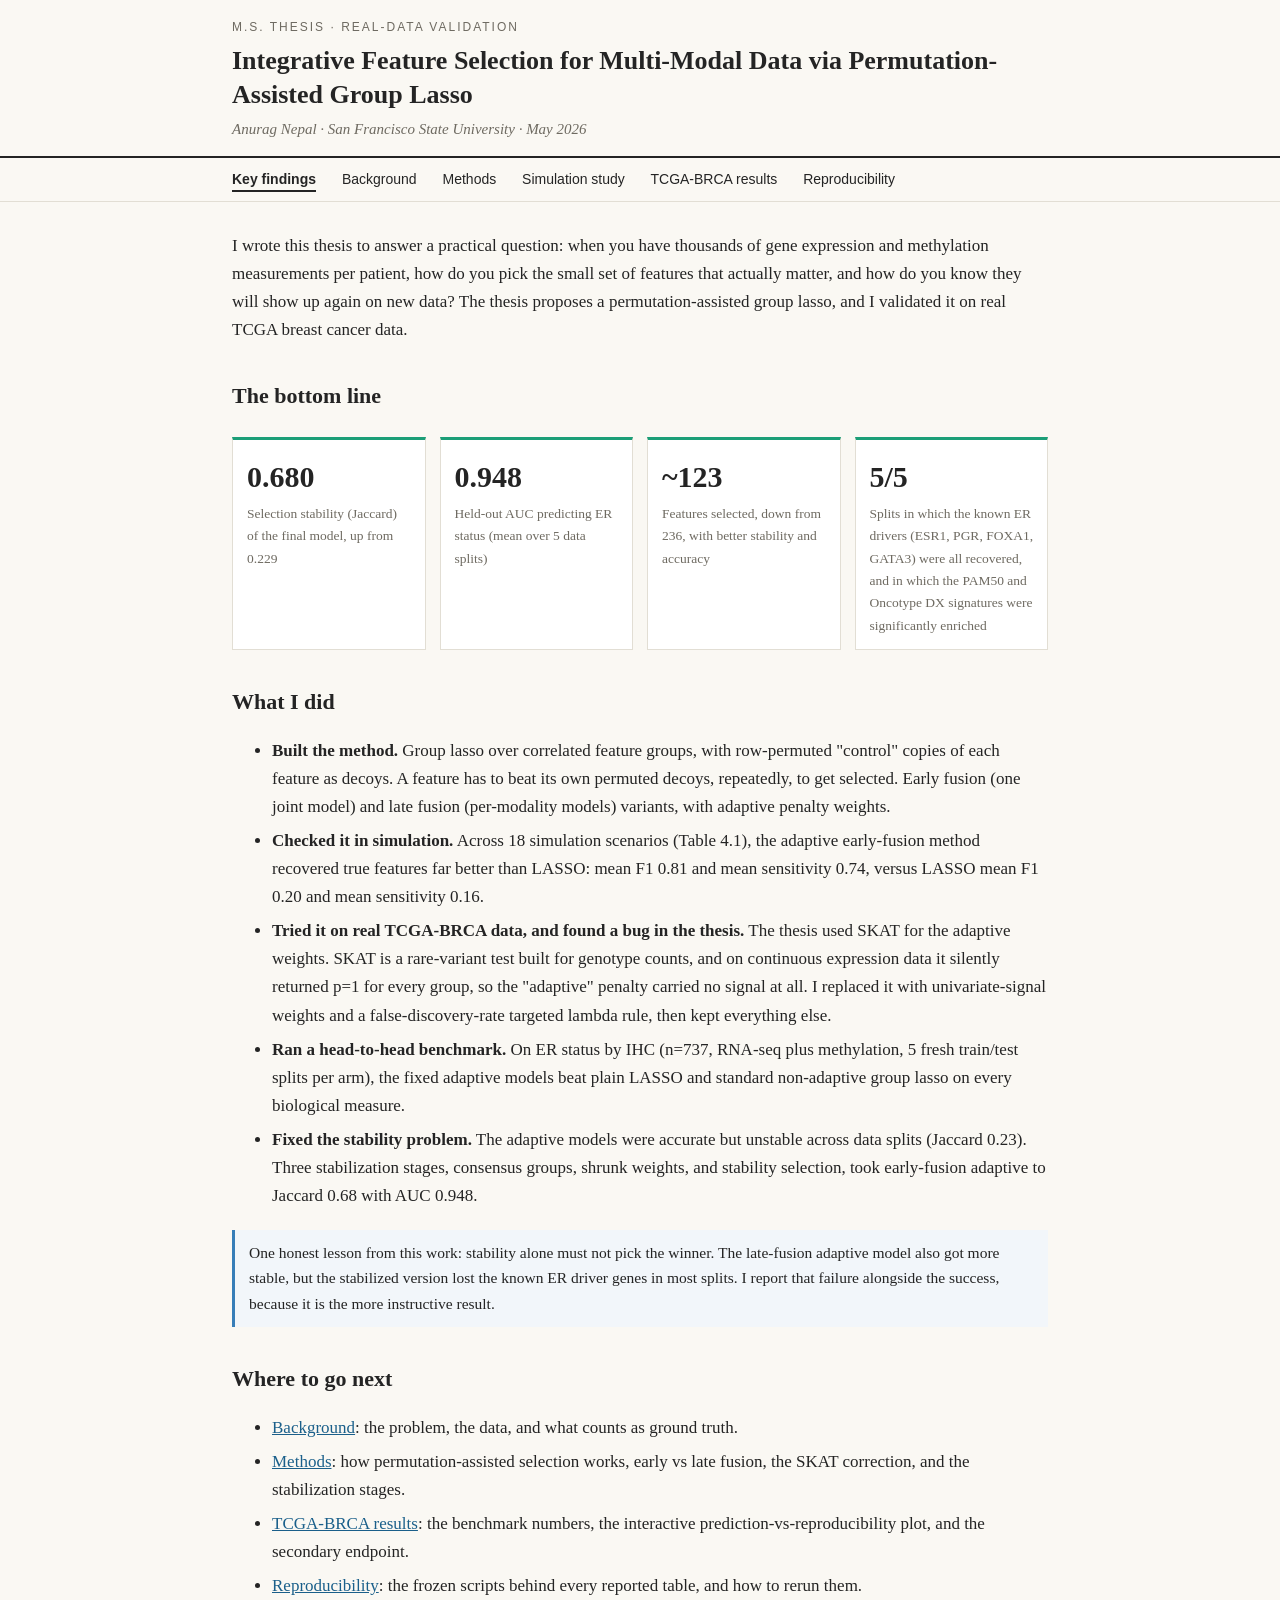
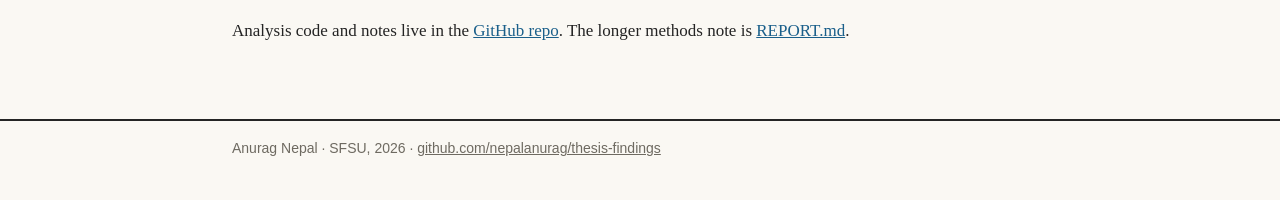
<file: site/index.html>
<!DOCTYPE html>
<html lang="en">
<head>
<meta charset="utf-8">
<meta name="viewport" content="width=device-width, initial-scale=1">
<title>Key Findings: Integrative Feature Selection via Permutation-Assisted Group Lasso</title>
<link rel="stylesheet" href="style.css">
</head>
<body>
<header class="site">
  <div class="wrap">
    <p class="kicker">M.S. Thesis &middot; Real-Data Validation</p>
    <h1>Integrative Feature Selection for Multi-Modal Data via Permutation-Assisted Group Lasso</h1>
    <p class="byline">Anurag Nepal &middot; San Francisco State University &middot; May 2026</p>
  </div>
</header>
<nav class="pages">
  <div class="wrap">
    <a href="index.html" class="here">Key findings</a>
    <a href="background.html">Background</a>
    <a href="methods.html">Methods</a>
    <a href="simulation.html">Simulation study</a>
    <a href="tcga-brca.html">TCGA-BRCA results</a>
    <a href="reproducibility.html">Reproducibility</a>
  </div>
</nav>
<main>
<div class="wrap">

<p>I wrote this thesis to answer a practical question: when you have thousands of gene expression and methylation measurements per patient, how do you pick the small set of features that actually matter, and how do you know they will show up again on new data? The thesis proposes a permutation-assisted group lasso, and I validated it on real TCGA breast cancer data.</p>

<h2>The bottom line</h2>

<div class="stat-grid">
  <div class="stat">
    <div class="num">0.680</div>
    <div class="lbl">Selection stability (Jaccard) of the final model, up from 0.229</div>
  </div>
  <div class="stat">
    <div class="num">0.948</div>
    <div class="lbl">Held-out AUC predicting ER status (mean over 5 data splits)</div>
  </div>
  <div class="stat">
    <div class="num">~123</div>
    <div class="lbl">Features selected, down from 236, with better stability and accuracy</div>
  </div>
  <div class="stat">
    <div class="num">5/5</div>
    <div class="lbl">Splits in which the known ER drivers (ESR1, PGR, FOXA1, GATA3) were all recovered, and in which the PAM50 and Oncotype DX signatures were significantly enriched</div>
  </div>
</div>

<h2>What I did</h2>
<ul class="tight">
  <li><strong>Built the method.</strong> Group lasso over correlated feature groups, with row-permuted "control" copies of each feature as decoys. A feature has to beat its own permuted decoys, repeatedly, to get selected. Early fusion (one joint model) and late fusion (per-modality models) variants, with adaptive penalty weights.</li>
  <li><strong>Checked it in simulation.</strong> Across 18 simulation scenarios (Table 4.1), the adaptive early-fusion method recovered true features far better than LASSO: mean F1 0.81 and mean sensitivity 0.74, versus LASSO mean F1 0.20 and mean sensitivity 0.16.</li>
  <li><strong>Tried it on real TCGA-BRCA data, and found a bug in the thesis.</strong> The thesis used SKAT for the adaptive weights. SKAT is a rare-variant test built for genotype counts, and on continuous expression data it silently returned p=1 for every group, so the "adaptive" penalty carried no signal at all. I replaced it with univariate-signal weights and a false-discovery-rate targeted lambda rule, then kept everything else.</li>
  <li><strong>Ran a head-to-head benchmark.</strong> On ER status by IHC (n=737, RNA-seq plus methylation, 5 fresh train/test splits per arm), the fixed adaptive models beat plain LASSO and standard non-adaptive group lasso on every biological measure.</li>
  <li><strong>Fixed the stability problem.</strong> The adaptive models were accurate but unstable across data splits (Jaccard 0.23). Three stabilization stages, consensus groups, shrunk weights, and stability selection, took early-fusion adaptive to Jaccard 0.68 with AUC 0.948.</li>
</ul>

<div class="note">
One honest lesson from this work: stability alone must not pick the winner. The late-fusion adaptive model also got more stable, but the stabilized version lost the known ER driver genes in most splits. I report that failure alongside the success, because it is the more instructive result.
</div>

<h2>Where to go next</h2>
<ul class="tight">
  <li><a href="background.html">Background</a>: the problem, the data, and what counts as ground truth.</li>
  <li><a href="methods.html">Methods</a>: how permutation-assisted selection works, early vs late fusion, the SKAT correction, and the stabilization stages.</li>
  <li><a href="tcga-brca.html">TCGA-BRCA results</a>: the benchmark numbers, the interactive prediction-vs-reproducibility plot, and the secondary endpoint.</li>
  <li><a href="reproducibility.html">Reproducibility</a>: the frozen scripts behind every reported table, and how to rerun them.</li>
</ul>

<p>Analysis code and notes live in the <a href="https://github.com/nepalanurag/thesis-findings">GitHub repo</a>. The longer methods note is <a href="https://github.com/nepalanurag/thesis-findings/blob/main/REPORT.md">REPORT.md</a>.</p>

</div>
</main>
<footer class="site">
  <div class="wrap">
    Anurag Nepal &middot; SFSU, 2026 &middot; <a href="https://github.com/nepalanurag/thesis-findings">github.com/nepalanurag/thesis-findings</a>
  </div>
</footer>
</body>
</html>
</file>
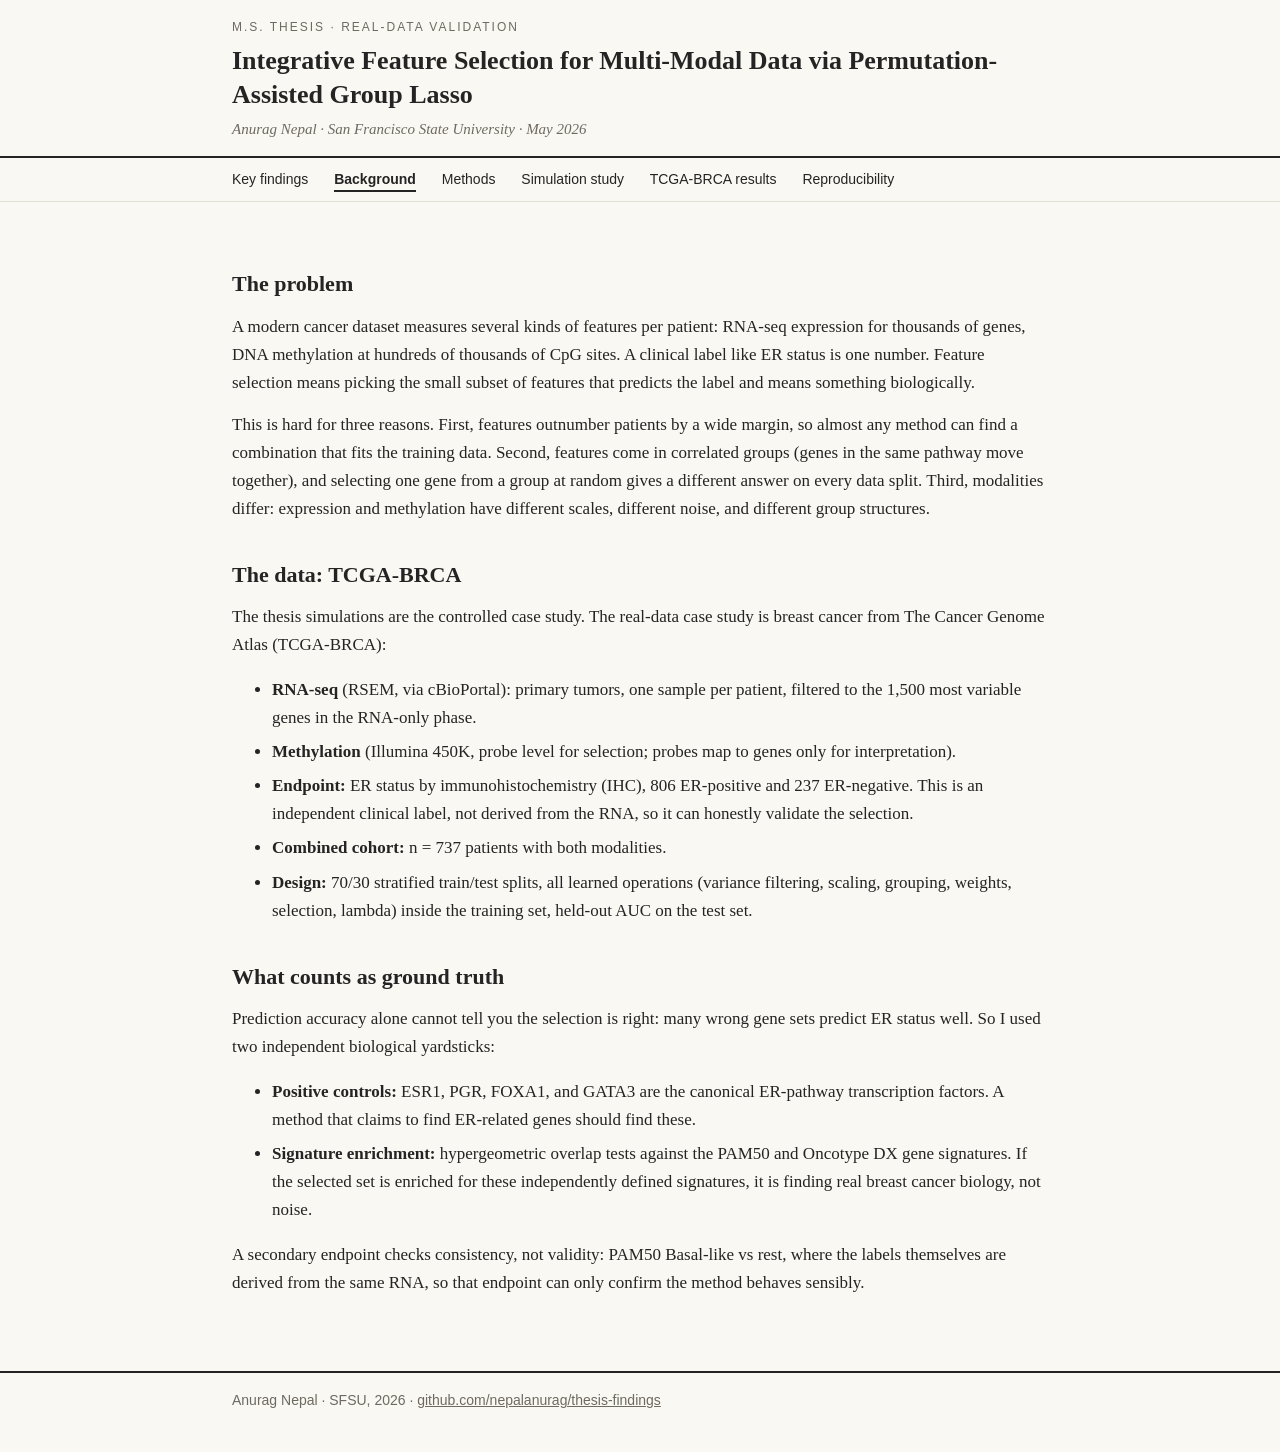
<file: site/background.html>
<!DOCTYPE html>
<html lang="en">
<head>
<meta charset="utf-8">
<meta name="viewport" content="width=device-width, initial-scale=1">
<title>Background: why multi-modal feature selection is hard</title>
<link rel="stylesheet" href="style.css">
</head>
<body>
<header class="site">
  <div class="wrap">
    <p class="kicker">M.S. Thesis &middot; Real-Data Validation</p>
    <h1>Integrative Feature Selection for Multi-Modal Data via Permutation-Assisted Group Lasso</h1>
    <p class="byline">Anurag Nepal &middot; San Francisco State University &middot; May 2026</p>
  </div>
</header>
<nav class="pages">
  <div class="wrap">
    <a href="index.html">Key findings</a>
    <a href="background.html" class="here">Background</a>
    <a href="methods.html">Methods</a>
    <a href="simulation.html">Simulation study</a>
    <a href="tcga-brca.html">TCGA-BRCA results</a>
    <a href="reproducibility.html">Reproducibility</a>
  </div>
</nav>
<main>
<div class="wrap">

<h2>The problem</h2>

<p>A modern cancer dataset measures several kinds of features per patient: RNA-seq expression for thousands of genes, DNA methylation at hundreds of thousands of CpG sites. A clinical label like ER status is one number. Feature selection means picking the small subset of features that predicts the label and means something biologically.</p>

<p>This is hard for three reasons. First, features outnumber patients by a wide margin, so almost any method can find a combination that fits the training data. Second, features come in correlated groups (genes in the same pathway move together), and selecting one gene from a group at random gives a different answer on every data split. Third, modalities differ: expression and methylation have different scales, different noise, and different group structures.</p>

<h2>The data: TCGA-BRCA</h2>

<p>The thesis simulations are the controlled case study. The real-data case study is breast cancer from The Cancer Genome Atlas (TCGA-BRCA):</p>
<ul class="tight">
  <li><strong>RNA-seq</strong> (RSEM, via cBioPortal): primary tumors, one sample per patient, filtered to the 1,500 most variable genes in the RNA-only phase.</li>
  <li><strong>Methylation</strong> (Illumina 450K, probe level for selection; probes map to genes only for interpretation).</li>
  <li><strong>Endpoint:</strong> ER status by immunohistochemistry (IHC), 806 ER-positive and 237 ER-negative. This is an independent clinical label, not derived from the RNA, so it can honestly validate the selection.</li>
  <li><strong>Combined cohort:</strong> n = 737 patients with both modalities.</li>
  <li><strong>Design:</strong> 70/30 stratified train/test splits, all learned operations (variance filtering, scaling, grouping, weights, selection, lambda) inside the training set, held-out AUC on the test set.</li>
</ul>

<h2>What counts as ground truth</h2>

<p>Prediction accuracy alone cannot tell you the selection is right: many wrong gene sets predict ER status well. So I used two independent biological yardsticks:</p>
<ul class="tight">
  <li><strong>Positive controls:</strong> ESR1, PGR, FOXA1, and GATA3 are the canonical ER-pathway transcription factors. A method that claims to find ER-related genes should find these.</li>
  <li><strong>Signature enrichment:</strong> hypergeometric overlap tests against the PAM50 and Oncotype DX gene signatures. If the selected set is enriched for these independently defined signatures, it is finding real breast cancer biology, not noise.</li>
</ul>

<p>A secondary endpoint checks consistency, not validity: PAM50 Basal-like vs rest, where the labels themselves are derived from the same RNA, so that endpoint can only confirm the method behaves sensibly.</p>

</div>
</main>
<footer class="site">
  <div class="wrap">
    Anurag Nepal &middot; SFSU, 2026 &middot; <a href="https://github.com/nepalanurag/thesis-findings">github.com/nepalanurag/thesis-findings</a>
  </div>
</footer>
</body>
</html>
</file>
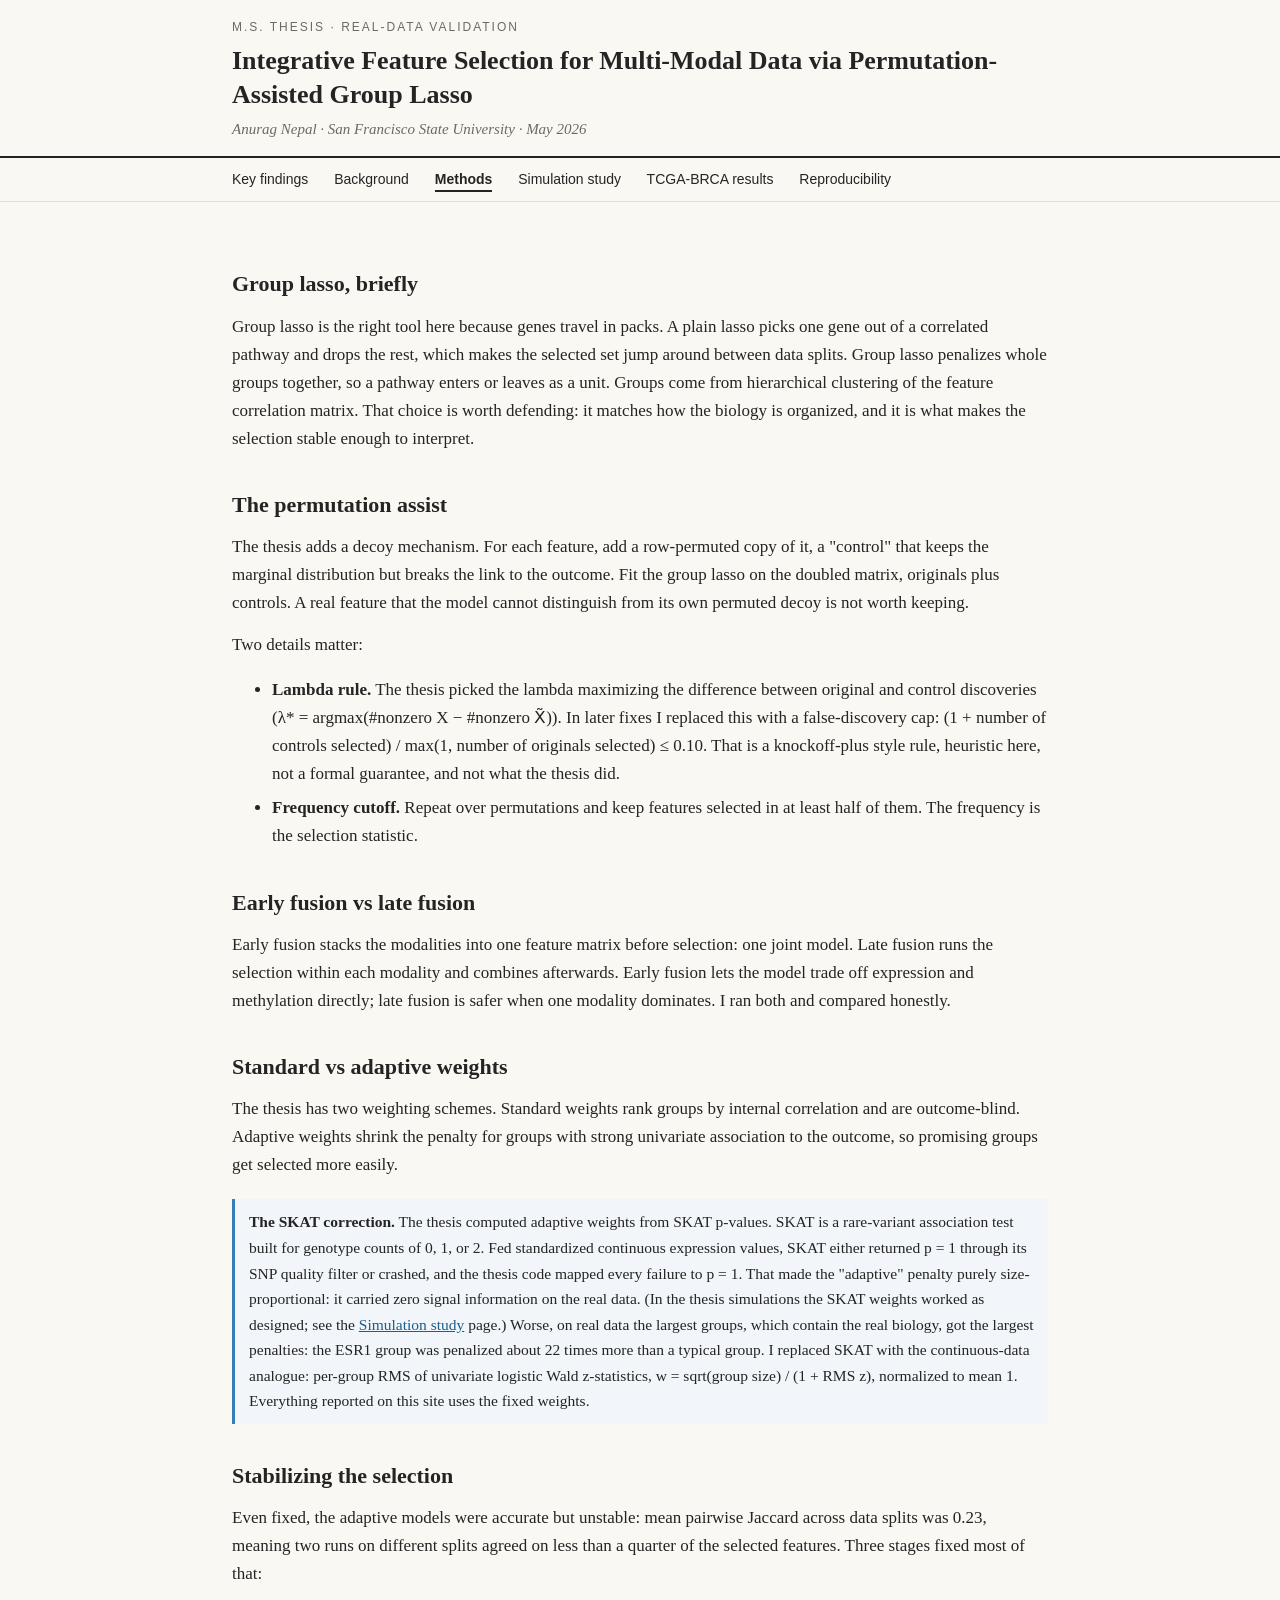
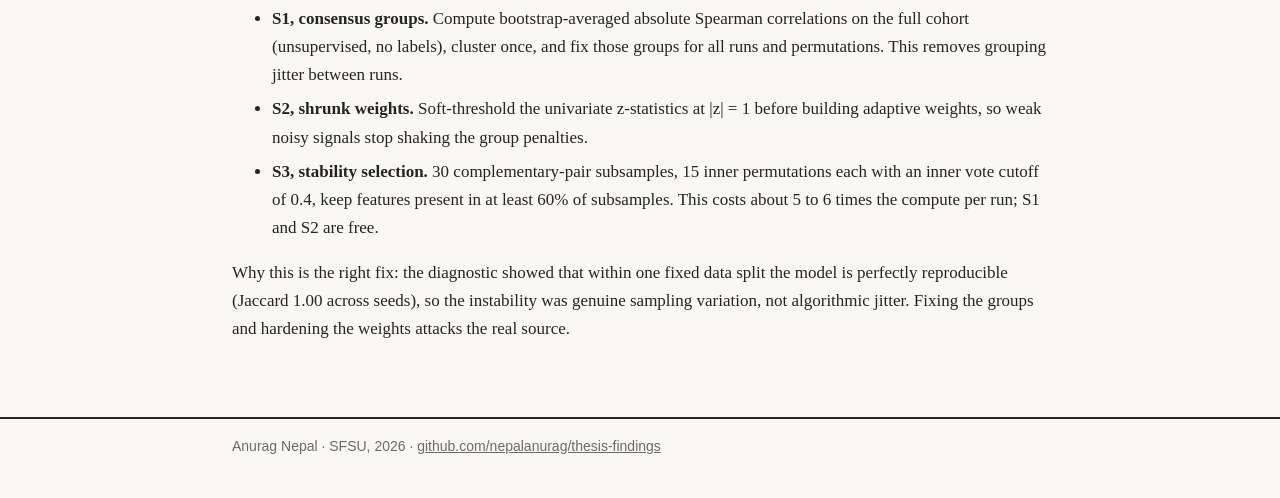
<file: site/methods.html>
<!DOCTYPE html>
<html lang="en">
<head>
<meta charset="utf-8">
<meta name="viewport" content="width=device-width, initial-scale=1">
<title>Methods: permutation-assisted group lasso</title>
<link rel="stylesheet" href="style.css">
</head>
<body>
<header class="site">
  <div class="wrap">
    <p class="kicker">M.S. Thesis &middot; Real-Data Validation</p>
    <h1>Integrative Feature Selection for Multi-Modal Data via Permutation-Assisted Group Lasso</h1>
    <p class="byline">Anurag Nepal &middot; San Francisco State University &middot; May 2026</p>
  </div>
</header>
<nav class="pages">
  <div class="wrap">
    <a href="index.html">Key findings</a>
    <a href="background.html">Background</a>
    <a href="methods.html" class="here">Methods</a>
    <a href="simulation.html">Simulation study</a>
    <a href="tcga-brca.html">TCGA-BRCA results</a>
    <a href="reproducibility.html">Reproducibility</a>
  </div>
</nav>
<main>
<div class="wrap">

<h2>Group lasso, briefly</h2>

<p>Group lasso is the right tool here because genes travel in packs. A plain lasso picks one gene out of a correlated pathway and drops the rest, which makes the selected set jump around between data splits. Group lasso penalizes whole groups together, so a pathway enters or leaves as a unit. Groups come from hierarchical clustering of the feature correlation matrix. That choice is worth defending: it matches how the biology is organized, and it is what makes the selection stable enough to interpret.</p>

<h2>The permutation assist</h2>

<p>The thesis adds a decoy mechanism. For each feature, add a row-permuted copy of it, a "control" that keeps the marginal distribution but breaks the link to the outcome. Fit the group lasso on the doubled matrix, originals plus controls. A real feature that the model cannot distinguish from its own permuted decoy is not worth keeping.</p>

<p>Two details matter:</p>
<ul class="tight">
  <li><strong>Lambda rule.</strong> The thesis picked the lambda maximizing the difference between original and control discoveries (&lambda;* = argmax(#nonzero X &minus; #nonzero X&#771;)). In later fixes I replaced this with a false-discovery cap: (1 + number of controls selected) / max(1, number of originals selected) &le; 0.10. That is a knockoff-plus style rule, heuristic here, not a formal guarantee, and not what the thesis did.</li>
  <li><strong>Frequency cutoff.</strong> Repeat over permutations and keep features selected in at least half of them. The frequency is the selection statistic.</li>
</ul>

<h2>Early fusion vs late fusion</h2>

<p>Early fusion stacks the modalities into one feature matrix before selection: one joint model. Late fusion runs the selection within each modality and combines afterwards. Early fusion lets the model trade off expression and methylation directly; late fusion is safer when one modality dominates. I ran both and compared honestly.</p>

<h2>Standard vs adaptive weights</h2>

<p>The thesis has two weighting schemes. Standard weights rank groups by internal correlation and are outcome-blind. Adaptive weights shrink the penalty for groups with strong univariate association to the outcome, so promising groups get selected more easily.</p>

<div class="note">
<strong>The SKAT correction.</strong> The thesis computed adaptive weights from SKAT p-values. SKAT is a rare-variant association test built for genotype counts of 0, 1, or 2. Fed standardized continuous expression values, SKAT either returned p = 1 through its SNP quality filter or crashed, and the thesis code mapped every failure to p = 1. That made the "adaptive" penalty purely size-proportional: it carried zero signal information on the real data. (In the thesis simulations the SKAT weights worked as designed; see the <a href="simulation.html">Simulation study</a> page.) Worse, on real data the largest groups, which contain the real biology, got the largest penalties: the ESR1 group was penalized about 22 times more than a typical group. I replaced SKAT with the continuous-data analogue: per-group RMS of univariate logistic Wald z-statistics, w = sqrt(group size) / (1 + RMS z), normalized to mean 1. Everything reported on this site uses the fixed weights.
</div>

<h2>Stabilizing the selection</h2>

<p>Even fixed, the adaptive models were accurate but unstable: mean pairwise Jaccard across data splits was 0.23, meaning two runs on different splits agreed on less than a quarter of the selected features. Three stages fixed most of that:</p>
<ul class="tight">
  <li><strong>S1, consensus groups.</strong> Compute bootstrap-averaged absolute Spearman correlations on the full cohort (unsupervised, no labels), cluster once, and fix those groups for all runs and permutations. This removes grouping jitter between runs.</li>
  <li><strong>S2, shrunk weights.</strong> Soft-threshold the univariate z-statistics at |z| = 1 before building adaptive weights, so weak noisy signals stop shaking the group penalties.</li>
  <li><strong>S3, stability selection.</strong> 30 complementary-pair subsamples, 15 inner permutations each with an inner vote cutoff of 0.4, keep features present in at least 60% of subsamples. This costs about 5 to 6 times the compute per run; S1 and S2 are free.</li>
</ul>

<p>Why this is the right fix: the diagnostic showed that within one fixed data split the model is perfectly reproducible (Jaccard 1.00 across seeds), so the instability was genuine sampling variation, not algorithmic jitter. Fixing the groups and hardening the weights attacks the real source.</p>

</div>
</main>
<footer class="site">
  <div class="wrap">
    Anurag Nepal &middot; SFSU, 2026 &middot; <a href="https://github.com/nepalanurag/thesis-findings">github.com/nepalanurag/thesis-findings</a>
  </div>
</footer>
</body>
</html>
</file>
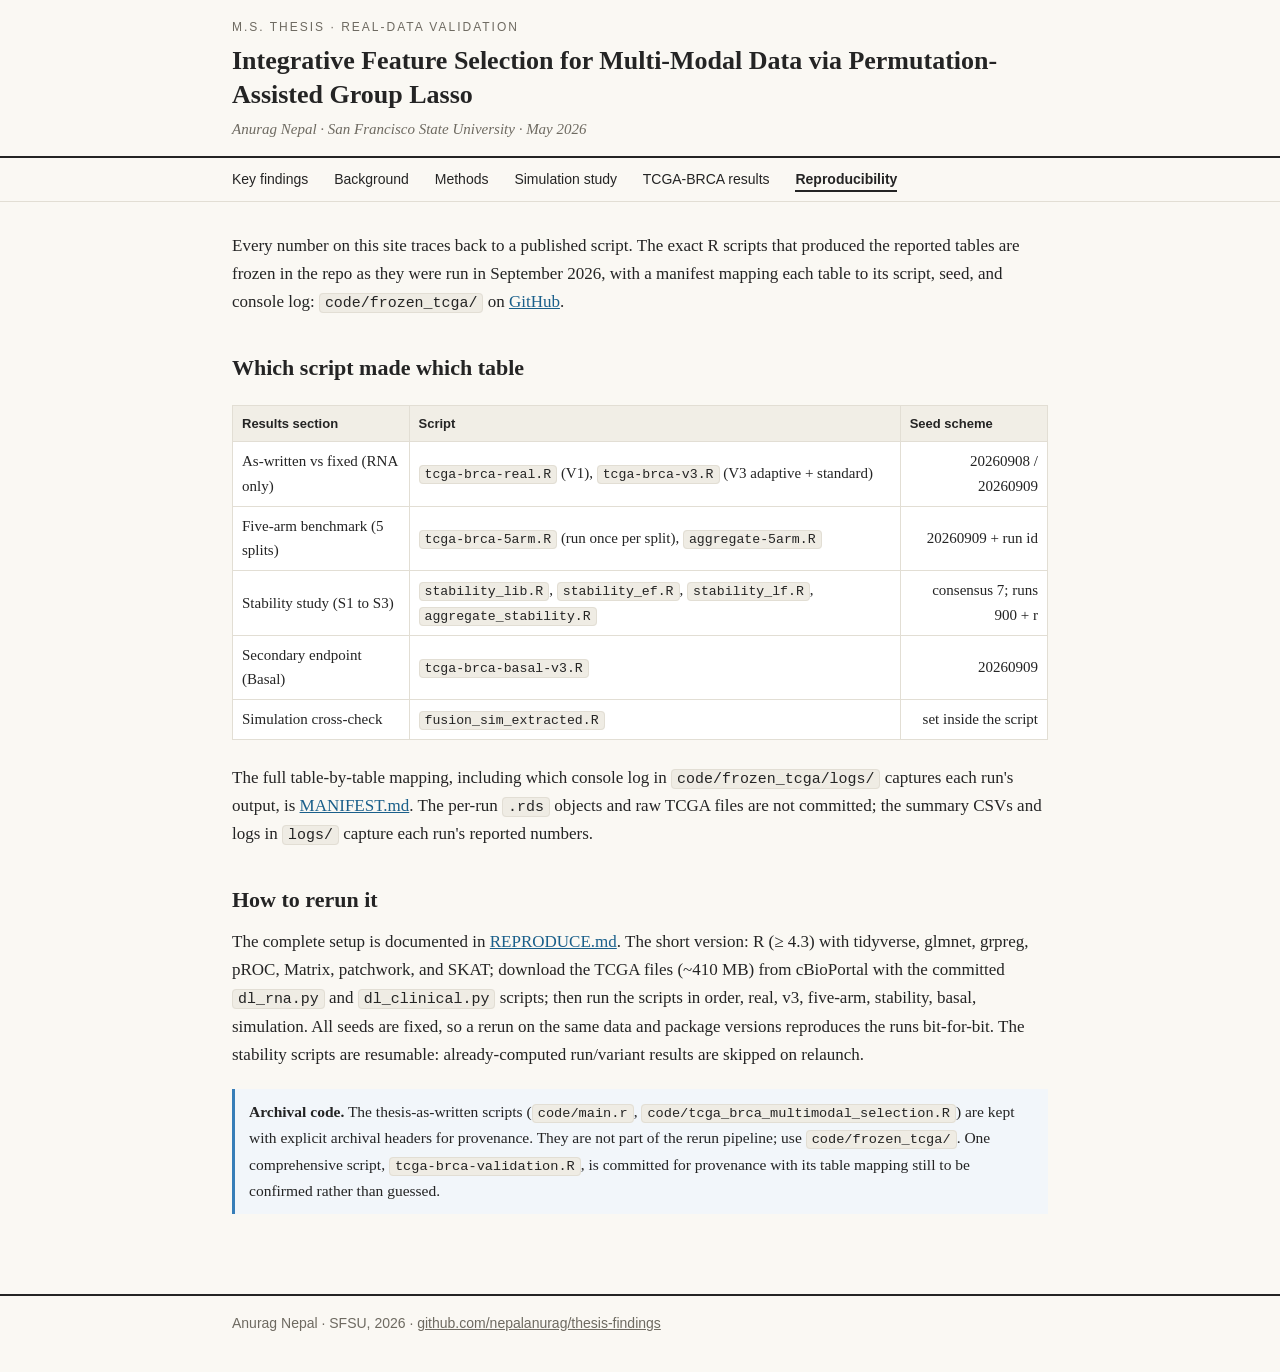
<file: site/reproducibility.html>
<!DOCTYPE html>
<html lang="en">
<head>
<meta charset="utf-8">
<meta name="viewport" content="width=device-width, initial-scale=1">
<title>Reproducibility: the frozen analysis scripts</title>
<link rel="stylesheet" href="style.css">
</head>
<body>
<header class="site">
  <div class="wrap">
    <p class="kicker">M.S. Thesis &middot; Real-Data Validation</p>
    <h1>Integrative Feature Selection for Multi-Modal Data via Permutation-Assisted Group Lasso</h1>
    <p class="byline">Anurag Nepal &middot; San Francisco State University &middot; May 2026</p>
  </div>
</header>
<nav class="pages">
  <div class="wrap">
    <a href="index.html">Key findings</a>
    <a href="background.html">Background</a>
    <a href="methods.html">Methods</a>
    <a href="simulation.html">Simulation study</a>
    <a href="tcga-brca.html">TCGA-BRCA results</a>
    <a href="reproducibility.html" class="here">Reproducibility</a>
  </div>
</nav>
<main>
<div class="wrap">

<p>Every number on this site traces back to a published script. The exact R scripts that produced the reported tables are frozen in the repo as they were run in September 2026, with a manifest mapping each table to its script, seed, and console log: <code>code/frozen_tcga/</code> on <a href="https://github.com/nepalanurag/thesis-findings">GitHub</a>.</p>

<h2>Which script made which table</h2>

<table class="results">
<tr><th>Results section</th><th>Script</th><th>Seed scheme</th></tr>
<tr><td>As-written vs fixed (RNA only)</td><td><code>tcga-brca-real.R</code> (V1), <code>tcga-brca-v3.R</code> (V3 adaptive + standard)</td><td class="num">20260908 / 20260909</td></tr>
<tr><td>Five-arm benchmark (5 splits)</td><td><code>tcga-brca-5arm.R</code> (run once per split), <code>aggregate-5arm.R</code></td><td class="num">20260909 + run id</td></tr>
<tr><td>Stability study (S1 to S3)</td><td><code>stability_lib.R</code>, <code>stability_ef.R</code>, <code>stability_lf.R</code>, <code>aggregate_stability.R</code></td><td class="num">consensus 7; runs 900 + r</td></tr>
<tr><td>Secondary endpoint (Basal)</td><td><code>tcga-brca-basal-v3.R</code></td><td class="num">20260909</td></tr>
<tr><td>Simulation cross-check</td><td><code>fusion_sim_extracted.R</code></td><td class="num">set inside the script</td></tr>
</table>

<p>The full table-by-table mapping, including which console log in <code>code/frozen_tcga/logs/</code> captures each run's output, is <a href="https://github.com/nepalanurag/thesis-findings/blob/main/code/frozen_tcga/MANIFEST.md">MANIFEST.md</a>. The per-run <code>.rds</code> objects and raw TCGA files are not committed; the summary CSVs and logs in <code>logs/</code> capture each run's reported numbers.</p>

<h2>How to rerun it</h2>

<p>The complete setup is documented in <a href="https://github.com/nepalanurag/thesis-findings/blob/main/REPRODUCE.md">REPRODUCE.md</a>. The short version: R (&ge; 4.3) with tidyverse, glmnet, grpreg, pROC, Matrix, patchwork, and SKAT; download the TCGA files (~410 MB) from cBioPortal with the committed <code>dl_rna.py</code> and <code>dl_clinical.py</code> scripts; then run the scripts in order, real, v3, five-arm, stability, basal, simulation. All seeds are fixed, so a rerun on the same data and package versions reproduces the runs bit-for-bit. The stability scripts are resumable: already-computed run/variant results are skipped on relaunch.</p>

<div class="note">
<strong>Archival code.</strong> The thesis-as-written scripts (<code>code/main.r</code>, <code>code/tcga_brca_multimodal_selection.R</code>) are kept with explicit archival headers for provenance. They are not part of the rerun pipeline; use <code>code/frozen_tcga/</code>. One comprehensive script, <code>tcga-brca-validation.R</code>, is committed for provenance with its table mapping still to be confirmed rather than guessed.
</div>

</div>
</main>
<footer class="site">
  <div class="wrap">
    Anurag Nepal &middot; SFSU, 2026 &middot; <a href="https://github.com/nepalanurag/thesis-findings">github.com/nepalanurag/thesis-findings</a>
  </div>
</footer>
</body>
</html>
</file>
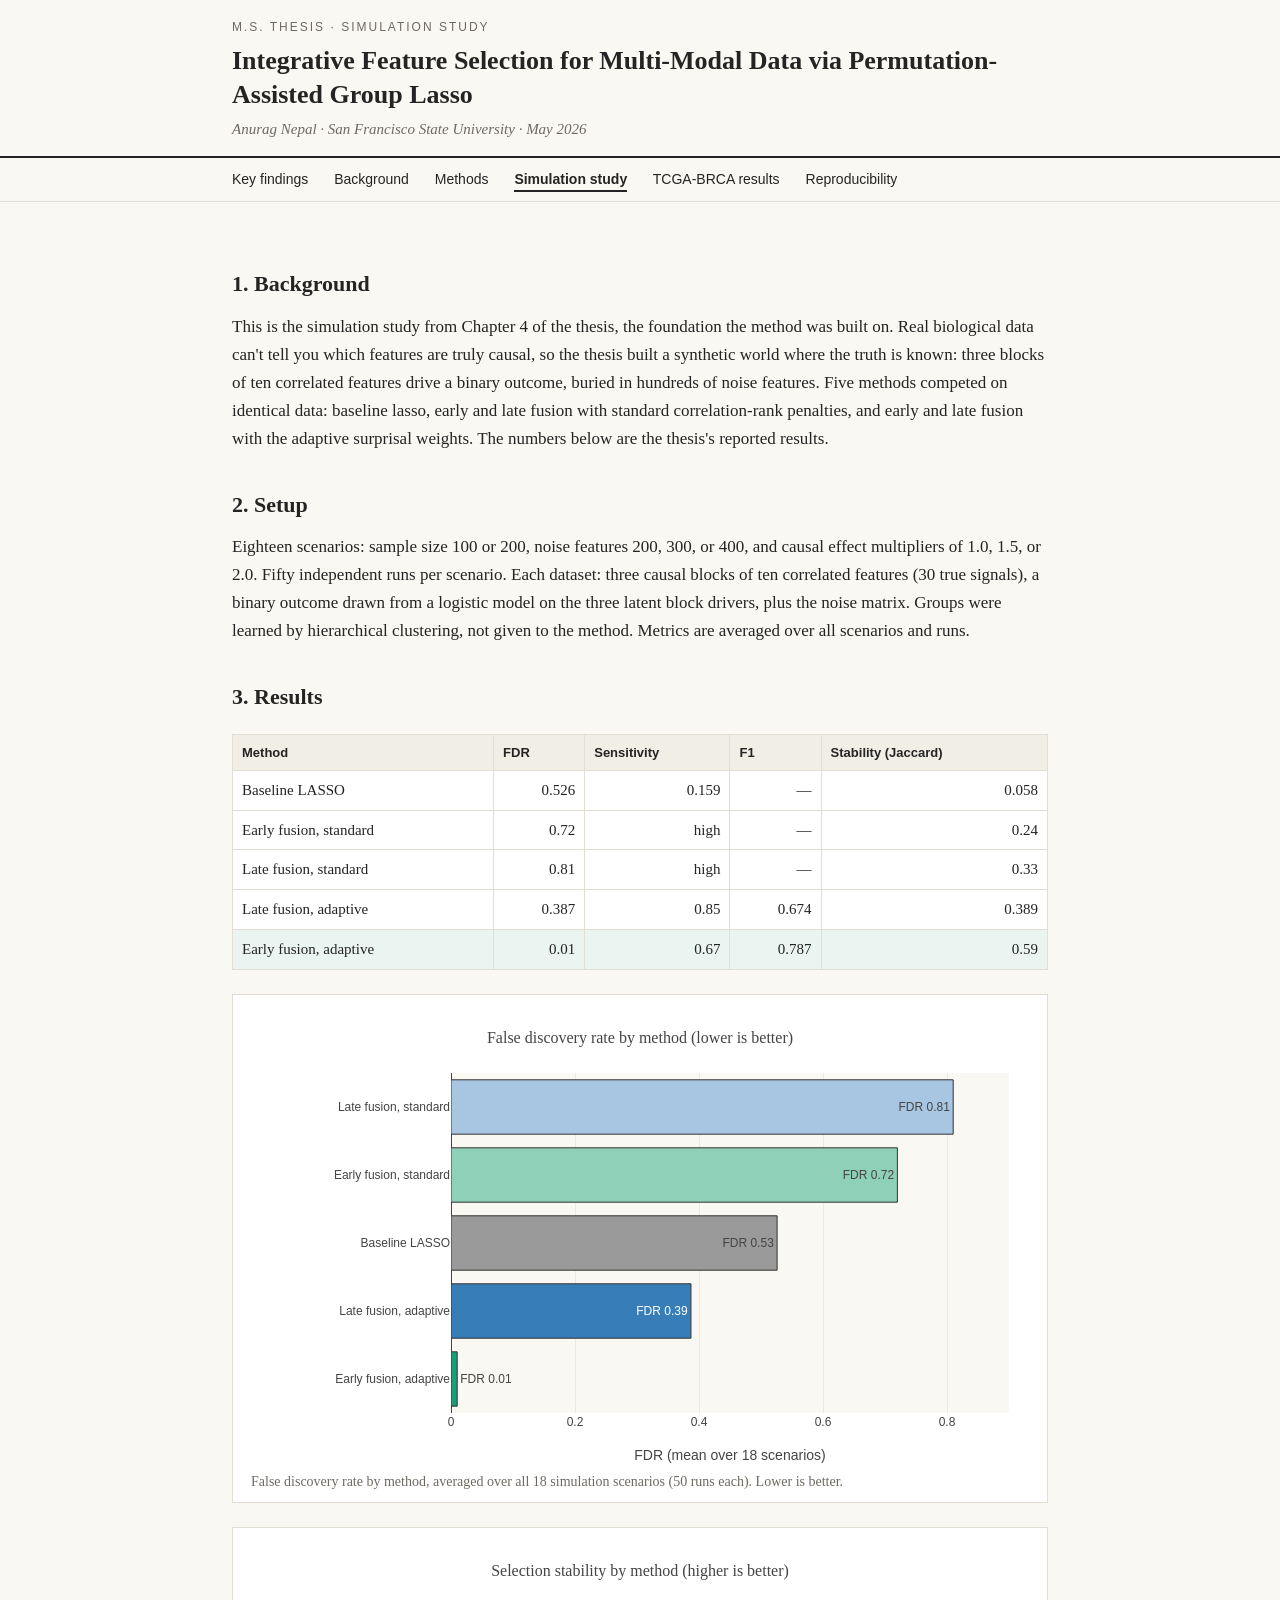
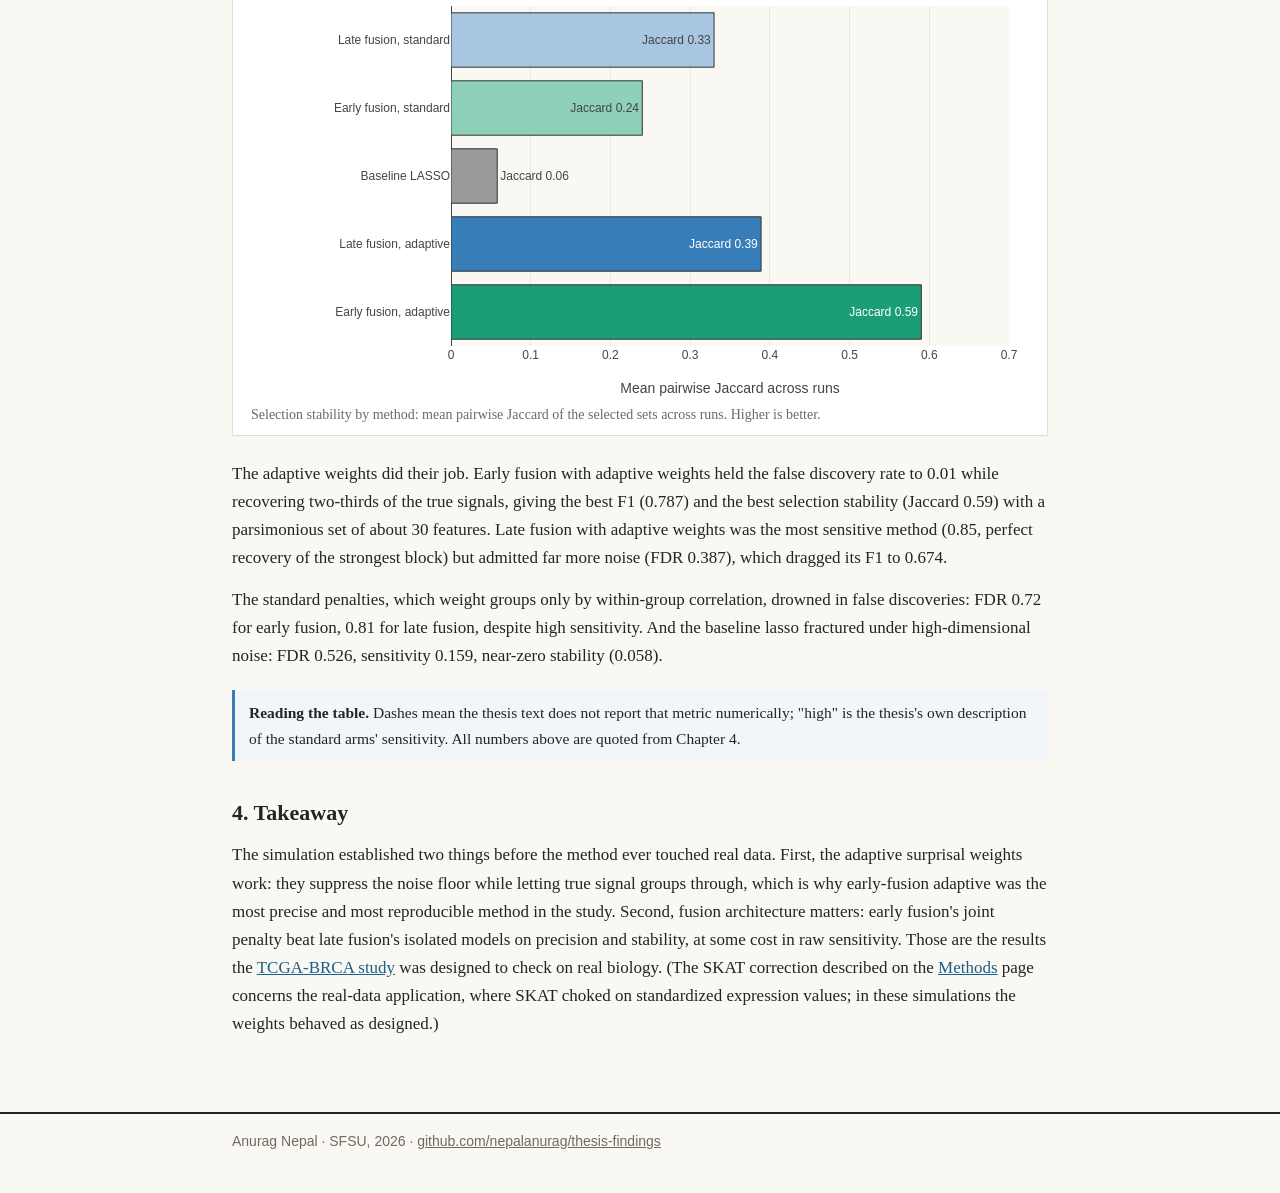
<file: site/simulation.html>
<!DOCTYPE html>
<html lang="en">
<head>
<meta charset="utf-8">
<meta name="viewport" content="width=device-width, initial-scale=1">
<title>Simulation study: the thesis method on known truth</title>
<link rel="stylesheet" href="style.css">
<script src="https://cdn.plot.ly/plotly-2.35.2.min.js"></script>
</head>
<body>
<header class="site">
  <div class="wrap">
    <p class="kicker">M.S. Thesis &middot; Simulation Study</p>
    <h1>Integrative Feature Selection for Multi-Modal Data via Permutation-Assisted Group Lasso</h1>
    <p class="byline">Anurag Nepal &middot; San Francisco State University &middot; May 2026</p>
  </div>
</header>
<nav class="pages">
  <div class="wrap">
    <a href="index.html">Key findings</a>
    <a href="background.html">Background</a>
    <a href="methods.html">Methods</a>
    <a href="simulation.html" class="here">Simulation study</a>
    <a href="tcga-brca.html">TCGA-BRCA results</a>
    <a href="reproducibility.html">Reproducibility</a>
  </div>
</nav>
<main>
<div class="wrap">

<h2>1. Background</h2>

<p>This is the simulation study from Chapter 4 of the thesis, the foundation the method was built on. Real biological data can't tell you which features are truly causal, so the thesis built a synthetic world where the truth is known: three blocks of ten correlated features drive a binary outcome, buried in hundreds of noise features. Five methods competed on identical data: baseline lasso, early and late fusion with standard correlation-rank penalties, and early and late fusion with the adaptive surprisal weights. The numbers below are the thesis's reported results.</p>

<h2>2. Setup</h2>

<p>Eighteen scenarios: sample size 100 or 200, noise features 200, 300, or 400, and causal effect multipliers of 1.0, 1.5, or 2.0. Fifty independent runs per scenario. Each dataset: three causal blocks of ten correlated features (30 true signals), a binary outcome drawn from a logistic model on the three latent block drivers, plus the noise matrix. Groups were learned by hierarchical clustering, not given to the method. Metrics are averaged over all scenarios and runs.</p>

<h2>3. Results</h2>

<table class="results">
<tr><th>Method</th><th class="num">FDR</th><th class="num">Sensitivity</th><th class="num">F1</th><th class="num">Stability (Jaccard)</th></tr>
<tr><td>Baseline LASSO</td><td class="num">0.526</td><td class="num">0.159</td><td class="num">&mdash;</td><td class="num">0.058</td></tr>
<tr><td>Early fusion, standard</td><td class="num">0.72</td><td class="num">high</td><td class="num">&mdash;</td><td class="num">0.24</td></tr>
<tr><td>Late fusion, standard</td><td class="num">0.81</td><td class="num">high</td><td class="num">&mdash;</td><td class="num">0.33</td></tr>
<tr><td>Late fusion, adaptive</td><td class="num">0.387</td><td class="num">0.85</td><td class="num">0.674</td><td class="num">0.389</td></tr>
<tr class="winner"><td>Early fusion, adaptive</td><td class="num">0.01</td><td class="num">0.67</td><td class="num">0.787</td><td class="num">0.59</td></tr>
</table>

<div class="figure">
<div id="sim-fdr-plot"></div>
<div class="caption">False discovery rate by method, averaged over all 18 simulation scenarios (50 runs each). Lower is better.</div>
</div>

<div class="figure">
<div id="sim-jac-plot"></div>
<div class="caption">Selection stability by method: mean pairwise Jaccard of the selected sets across runs. Higher is better.</div>
</div>

<p>The adaptive weights did their job. Early fusion with adaptive weights held the false discovery rate to 0.01 while recovering two-thirds of the true signals, giving the best F1 (0.787) and the best selection stability (Jaccard 0.59) with a parsimonious set of about 30 features. Late fusion with adaptive weights was the most sensitive method (0.85, perfect recovery of the strongest block) but admitted far more noise (FDR 0.387), which dragged its F1 to 0.674.</p>

<p>The standard penalties, which weight groups only by within-group correlation, drowned in false discoveries: FDR 0.72 for early fusion, 0.81 for late fusion, despite high sensitivity. And the baseline lasso fractured under high-dimensional noise: FDR 0.526, sensitivity 0.159, near-zero stability (0.058).</p>

<div class="note">
<strong>Reading the table.</strong> Dashes mean the thesis text does not report that metric numerically; "high" is the thesis's own description of the standard arms' sensitivity. All numbers above are quoted from Chapter 4.
</div>

<h2>4. Takeaway</h2>

<p>The simulation established two things before the method ever touched real data. First, the adaptive surprisal weights work: they suppress the noise floor while letting true signal groups through, which is why early-fusion adaptive was the most precise and most reproducible method in the study. Second, fusion architecture matters: early fusion's joint penalty beat late fusion's isolated models on precision and stability, at some cost in raw sensitivity. Those are the results the <a href="tcga-brca.html">TCGA-BRCA study</a> was designed to check on real biology. (The SKAT correction described on the <a href="methods.html">Methods</a> page concerns the real-data application, where SKAT choked on standardized expression values; in these simulations the weights behaved as designed.)</p>

</div>
</main>
<footer class="site">
  <div class="wrap">
    Anurag Nepal &middot; SFSU, 2026 &middot; <a href="https://github.com/nepalanurag/thesis-findings">github.com/nepalanurag/thesis-findings</a>
  </div>
</footer>
<script src="simulation-plots.js"></script>
</body>
</html>
</file>
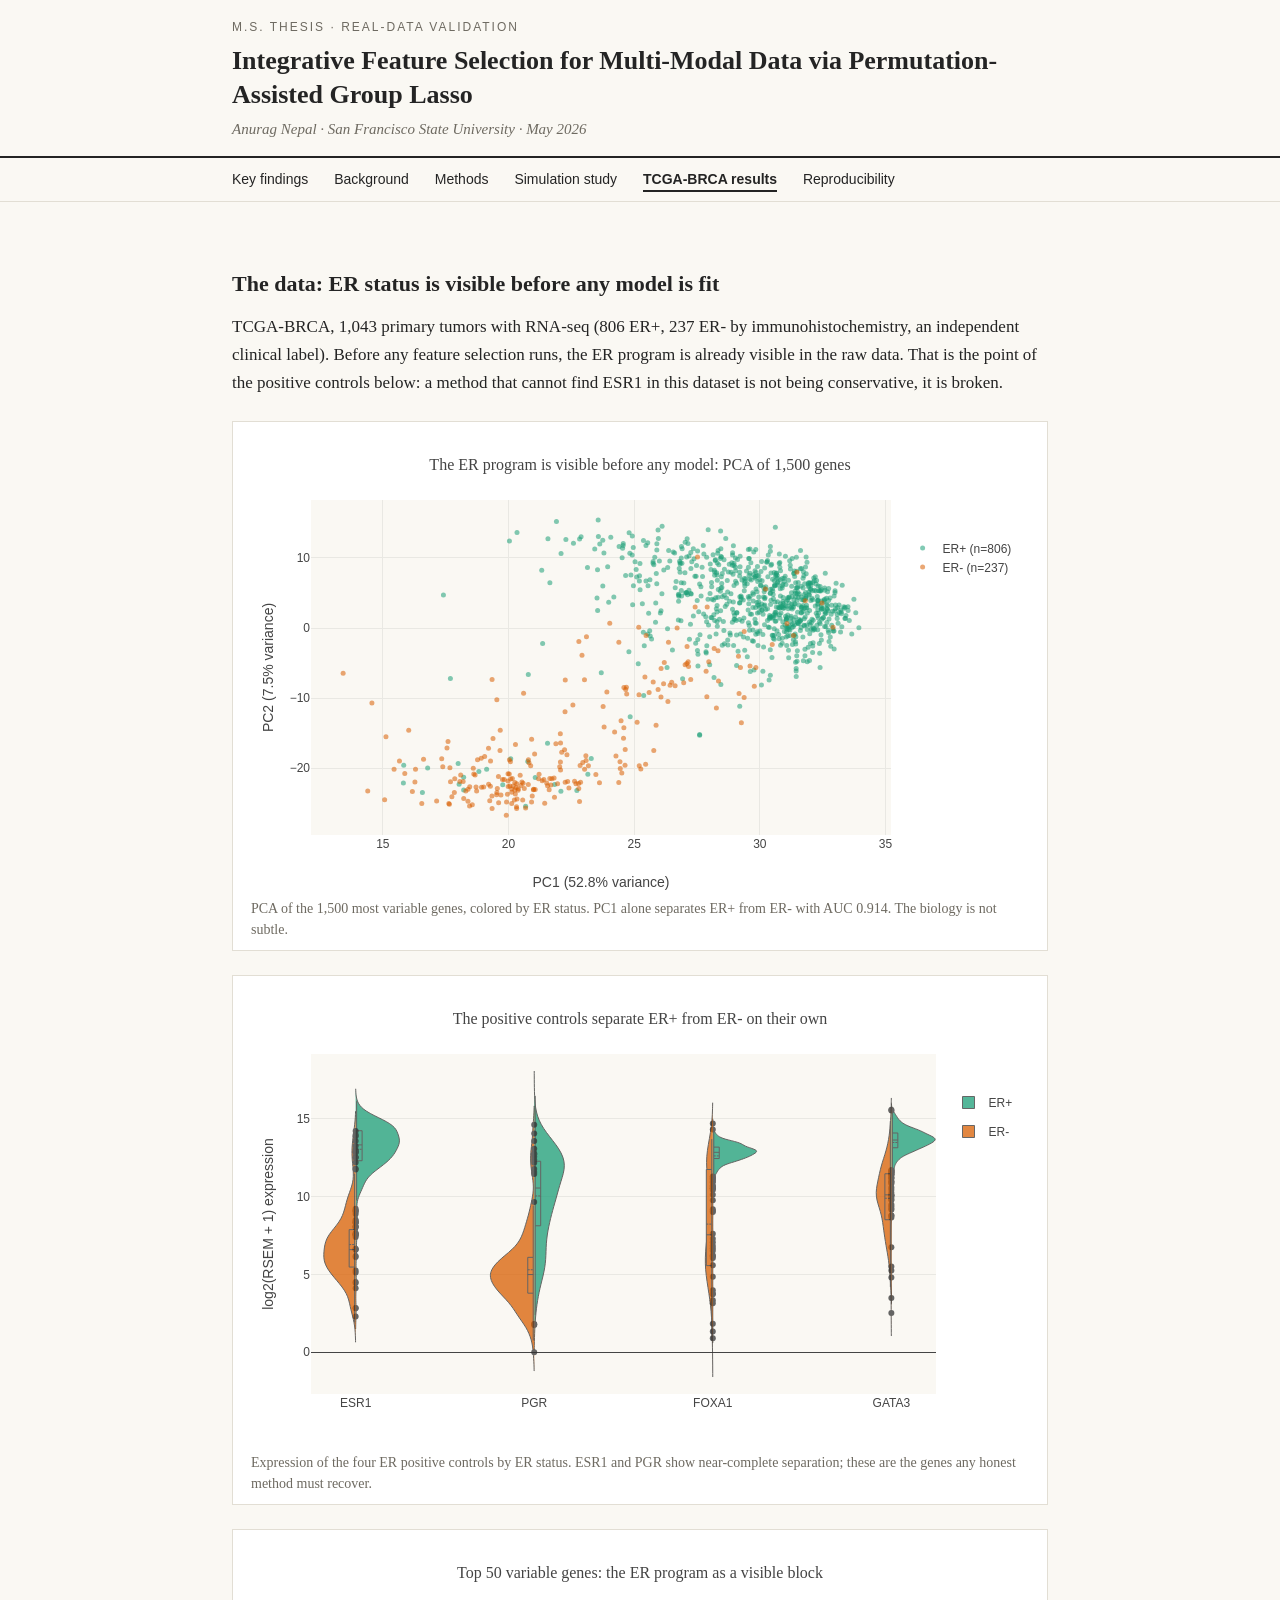
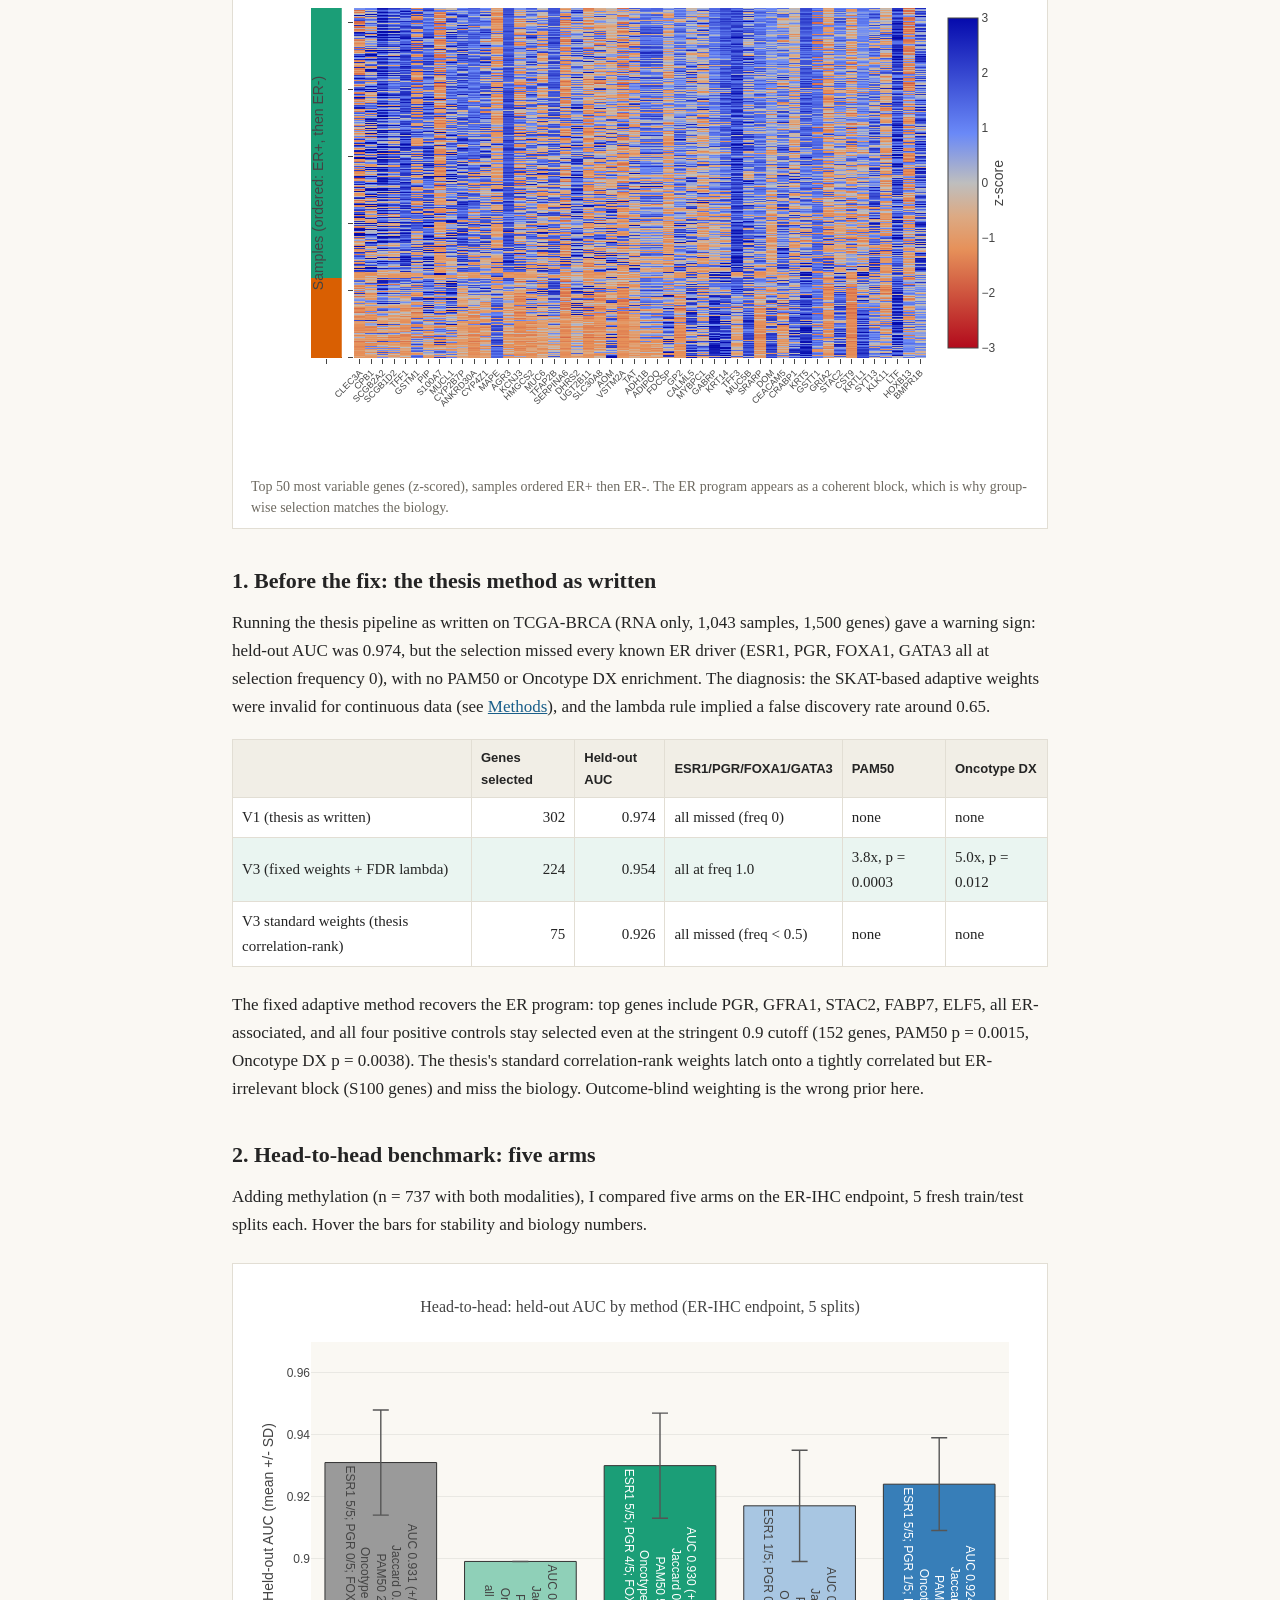
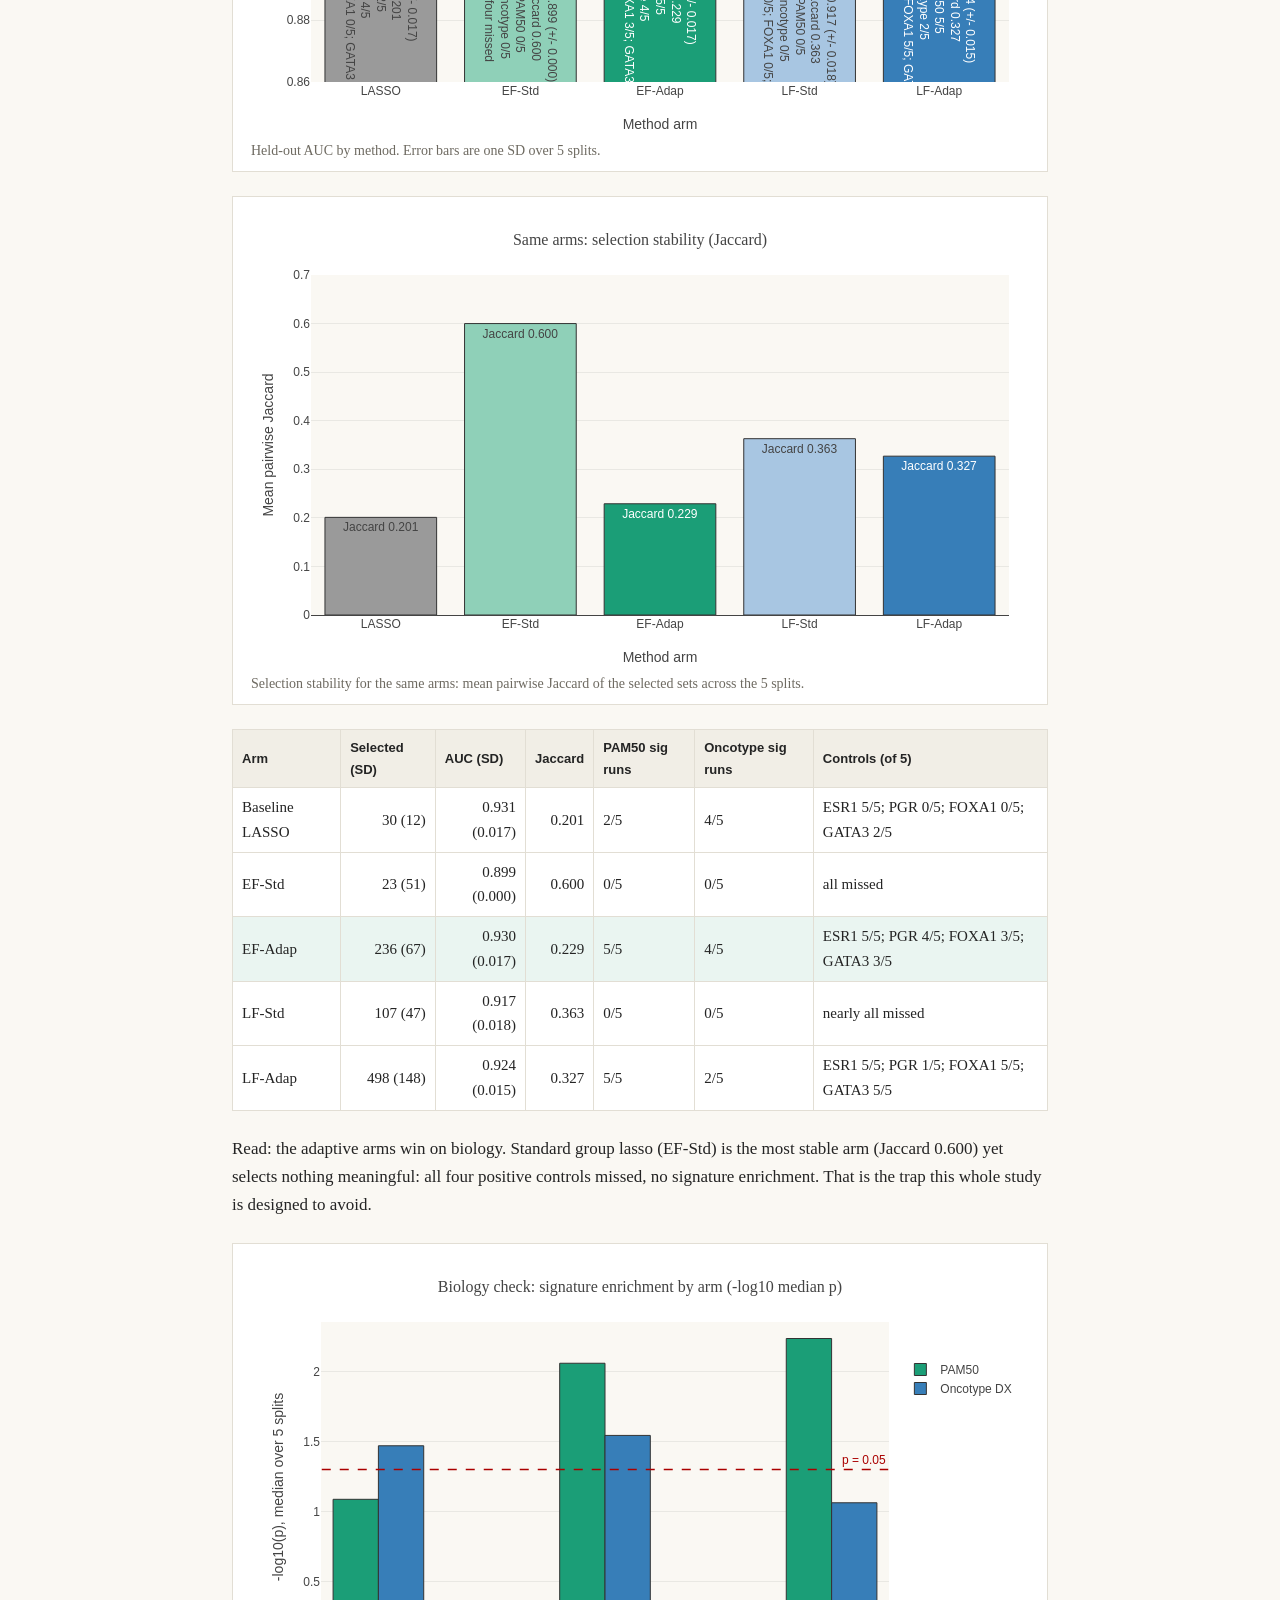
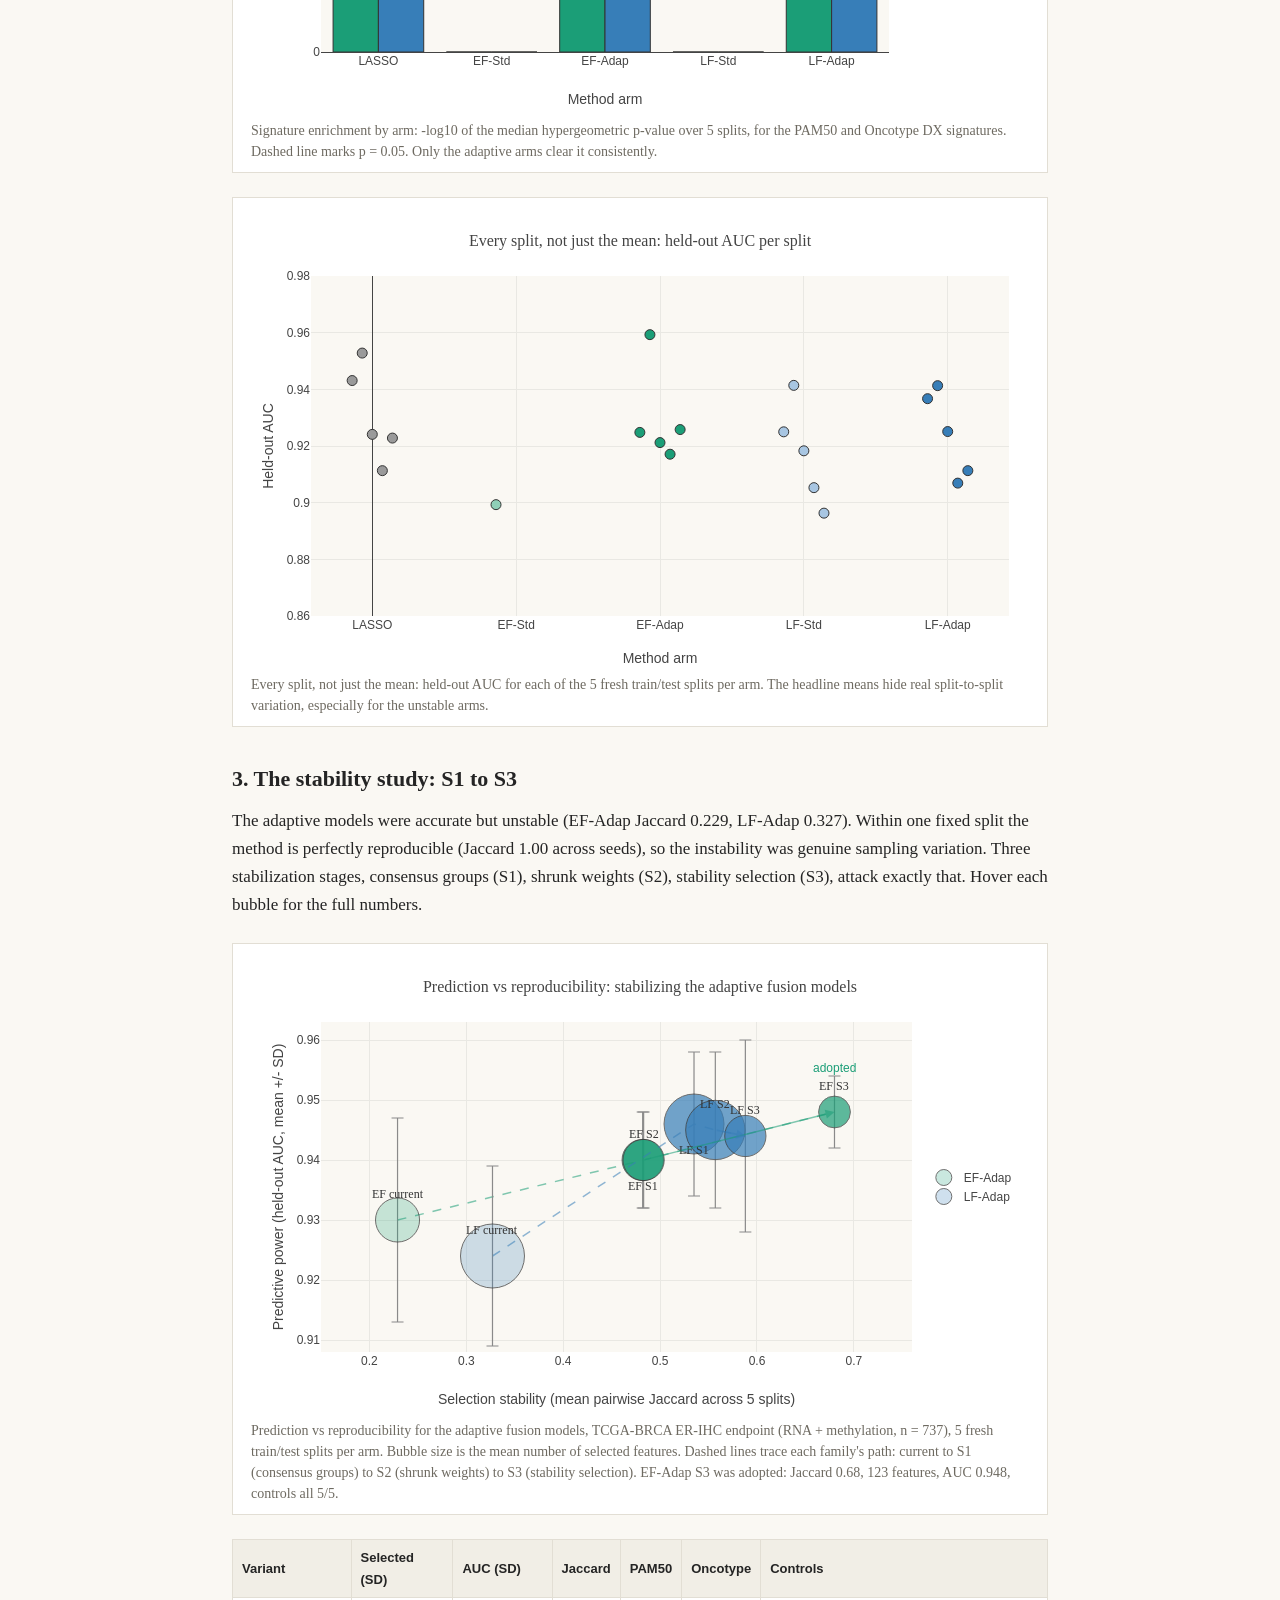
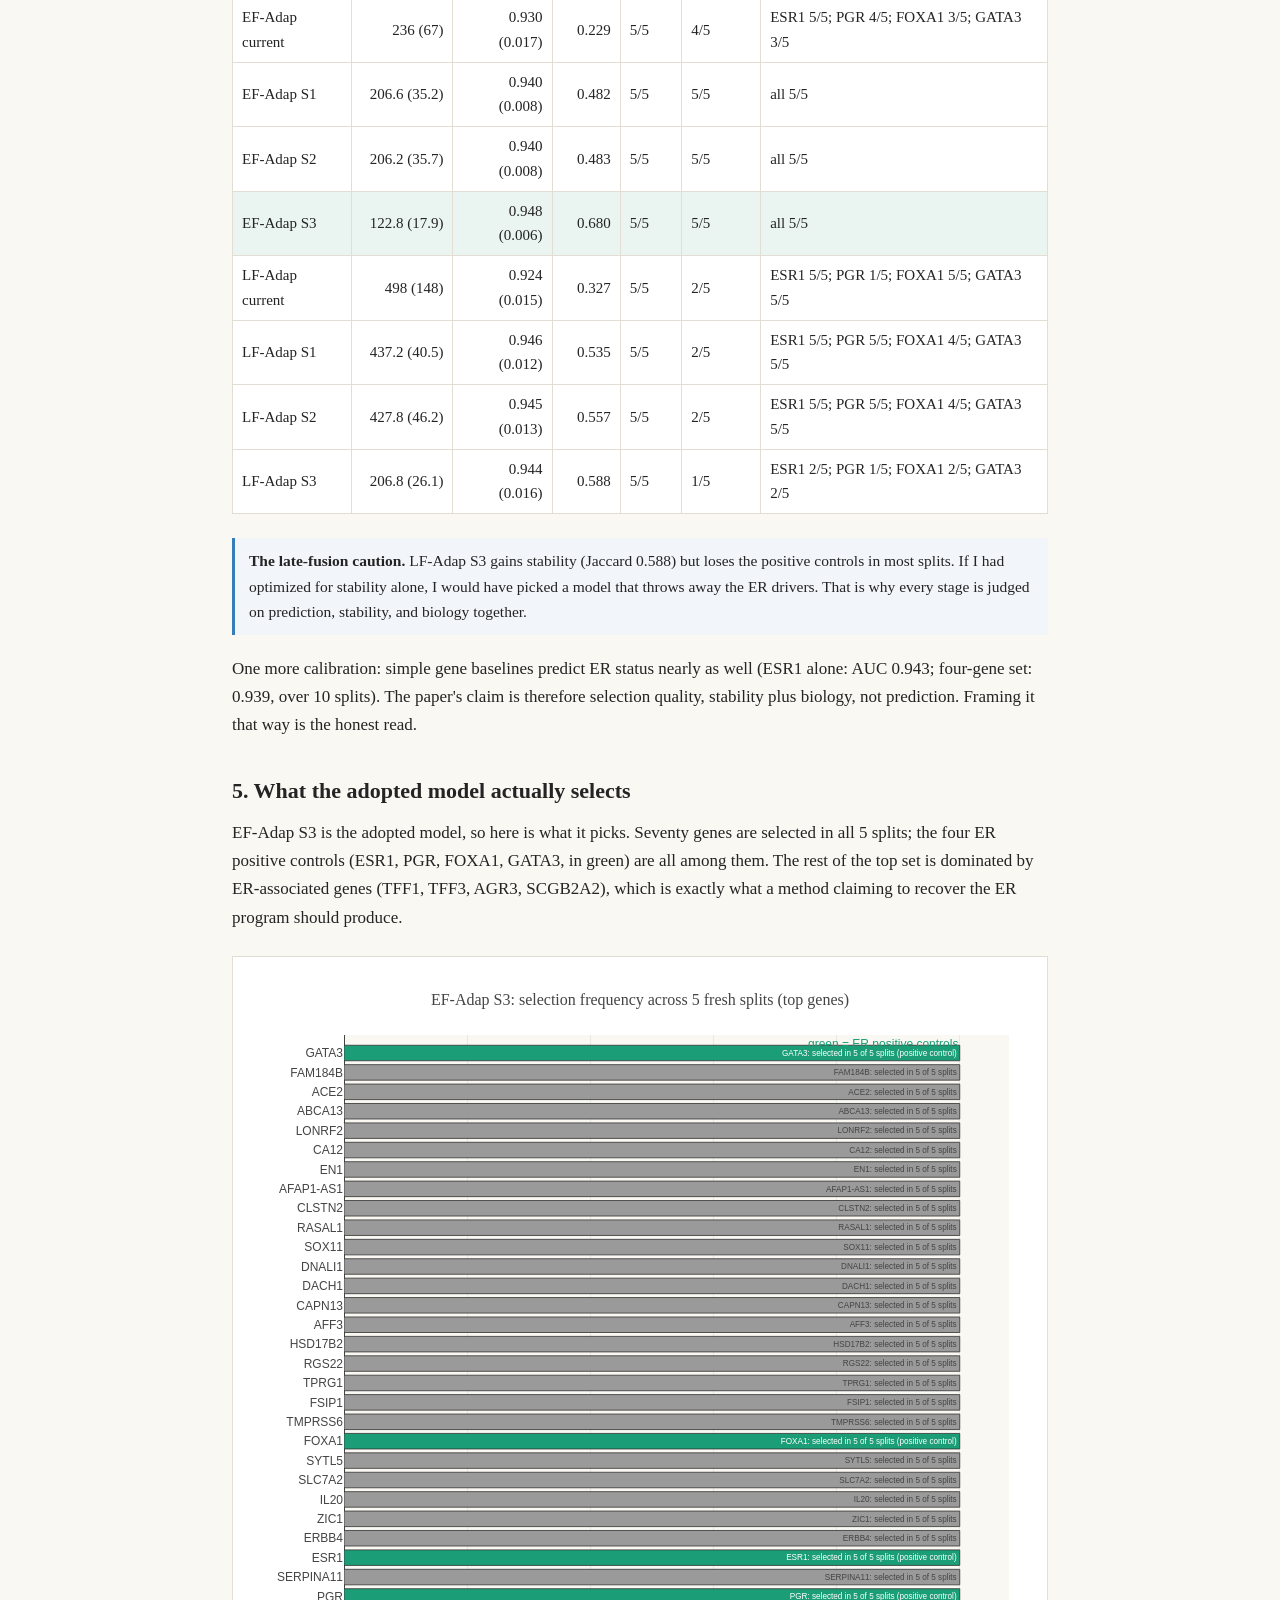
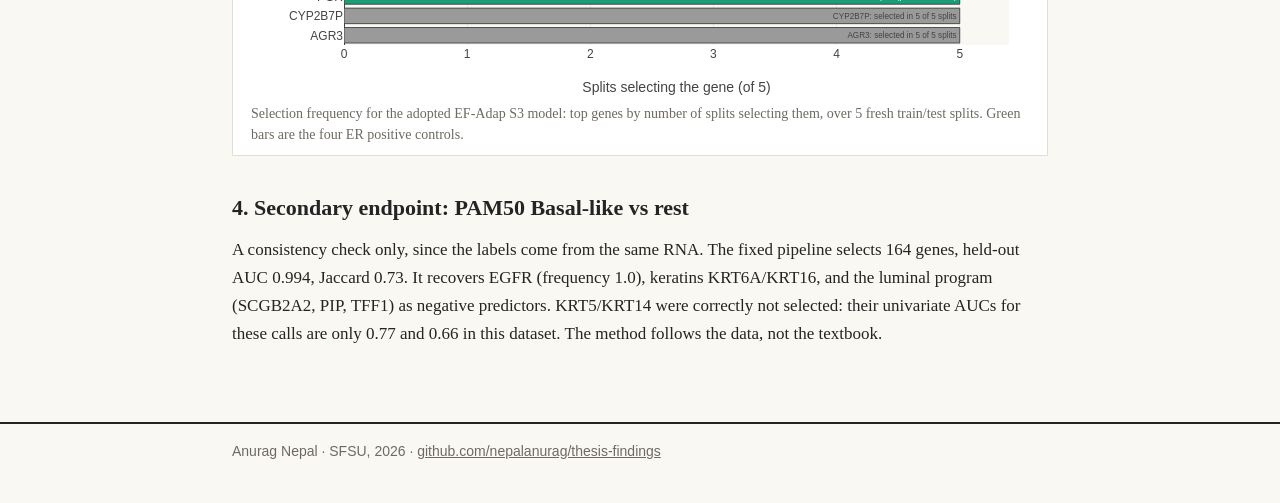
<file: site/tcga-brca.html>
<!DOCTYPE html>
<html lang="en">
<head>
<meta charset="utf-8">
<meta name="viewport" content="width=device-width, initial-scale=1">
<title>TCGA-BRCA results: benchmark and stability study</title>
<link rel="stylesheet" href="style.css">
<script src="https://cdn.plot.ly/plotly-2.35.2.min.js"></script>
</head>
<body>
<header class="site">
  <div class="wrap">
    <p class="kicker">M.S. Thesis &middot; Real-Data Validation</p>
    <h1>Integrative Feature Selection for Multi-Modal Data via Permutation-Assisted Group Lasso</h1>
    <p class="byline">Anurag Nepal &middot; San Francisco State University &middot; May 2026</p>
  </div>
</header>
<nav class="pages">
  <div class="wrap">
    <a href="index.html">Key findings</a>
    <a href="background.html">Background</a>
    <a href="methods.html">Methods</a>
    <a href="simulation.html">Simulation study</a>
    <a href="tcga-brca.html" class="here">TCGA-BRCA results</a>
    <a href="reproducibility.html">Reproducibility</a>
  </div>
</nav>
<main>
<div class="wrap">

<h2>The data: ER status is visible before any model is fit</h2>

<p>TCGA-BRCA, 1,043 primary tumors with RNA-seq (806 ER+, 237 ER- by immunohistochemistry, an independent clinical label). Before any feature selection runs, the ER program is already visible in the raw data. That is the point of the positive controls below: a method that cannot find ESR1 in this dataset is not being conservative, it is broken.</p>

<div class="figure">
<div id="pca-plot"></div>
<div class="caption">PCA of the 1,500 most variable genes, colored by ER status. PC1 alone separates ER+ from ER- with AUC 0.914. The biology is not subtle.</div>
</div>

<div class="figure">
<div id="violin-plot"></div>
<div class="caption">Expression of the four ER positive controls by ER status. ESR1 and PGR show near-complete separation; these are the genes any honest method must recover.</div>
</div>

<div class="figure">
<div id="heatmap-plot"></div>
<div class="caption">Top 50 most variable genes (z-scored), samples ordered ER+ then ER-. The ER program appears as a coherent block, which is why group-wise selection matches the biology.</div>
</div>

<h2>1. Before the fix: the thesis method as written</h2>

<p>Running the thesis pipeline as written on TCGA-BRCA (RNA only, 1,043 samples, 1,500 genes) gave a warning sign: held-out AUC was 0.974, but the selection missed every known ER driver (ESR1, PGR, FOXA1, GATA3 all at selection frequency 0), with no PAM50 or Oncotype DX enrichment. The diagnosis: the SKAT-based adaptive weights were invalid for continuous data (see <a href="methods.html">Methods</a>), and the lambda rule implied a false discovery rate around 0.65.</p>

<table class="results">
<tr><th></th><th class="num">Genes selected</th><th class="num">Held-out AUC</th><th>ESR1/PGR/FOXA1/GATA3</th><th>PAM50</th><th>Oncotype DX</th></tr>
<tr><td>V1 (thesis as written)</td><td class="num">302</td><td class="num">0.974</td><td>all missed (freq 0)</td><td>none</td><td>none</td></tr>
<tr class="winner"><td>V3 (fixed weights + FDR lambda)</td><td class="num">224</td><td class="num">0.954</td><td>all at freq 1.0</td><td>3.8x, p = 0.0003</td><td>5.0x, p = 0.012</td></tr>
<tr><td>V3 standard weights (thesis correlation-rank)</td><td class="num">75</td><td class="num">0.926</td><td>all missed (freq &lt; 0.5)</td><td>none</td><td>none</td></tr>
</table>

<p>The fixed adaptive method recovers the ER program: top genes include PGR, GFRA1, STAC2, FABP7, ELF5, all ER-associated, and all four positive controls stay selected even at the stringent 0.9 cutoff (152 genes, PAM50 p = 0.0015, Oncotype DX p = 0.0038). The thesis's standard correlation-rank weights latch onto a tightly correlated but ER-irrelevant block (S100 genes) and miss the biology. Outcome-blind weighting is the wrong prior here.</p>

<h2>2. Head-to-head benchmark: five arms</h2>

<p>Adding methylation (n = 737 with both modalities), I compared five arms on the ER-IHC endpoint, 5 fresh train/test splits each. Hover the bars for stability and biology numbers.</p>

<div class="figure">
<div id="fivearm-plot"></div>
<div class="caption">Held-out AUC by method. Error bars are one SD over 5 splits.</div>
</div>

<div class="figure">
<div id="jaccard-plot"></div>
<div class="caption">Selection stability for the same arms: mean pairwise Jaccard of the selected sets across the 5 splits.</div>
</div>

<table class="results">
<tr><th>Arm</th><th class="num">Selected (SD)</th><th class="num">AUC (SD)</th><th class="num">Jaccard</th><th>PAM50 sig runs</th><th>Oncotype sig runs</th><th>Controls (of 5)</th></tr>
<tr><td>Baseline LASSO</td><td class="num">30 (12)</td><td class="num">0.931 (0.017)</td><td class="num">0.201</td><td>2/5</td><td>4/5</td><td>ESR1 5/5; PGR 0/5; FOXA1 0/5; GATA3 2/5</td></tr>
<tr><td>EF-Std</td><td class="num">23 (51)</td><td class="num">0.899 (0.000)</td><td class="num">0.600</td><td>0/5</td><td>0/5</td><td>all missed</td></tr>
<tr class="winner"><td>EF-Adap</td><td class="num">236 (67)</td><td class="num">0.930 (0.017)</td><td class="num">0.229</td><td>5/5</td><td>4/5</td><td>ESR1 5/5; PGR 4/5; FOXA1 3/5; GATA3 3/5</td></tr>
<tr><td>LF-Std</td><td class="num">107 (47)</td><td class="num">0.917 (0.018)</td><td class="num">0.363</td><td>0/5</td><td>0/5</td><td>nearly all missed</td></tr>
<tr><td>LF-Adap</td><td class="num">498 (148)</td><td class="num">0.924 (0.015)</td><td class="num">0.327</td><td>5/5</td><td>2/5</td><td>ESR1 5/5; PGR 1/5; FOXA1 5/5; GATA3 5/5</td></tr>
</table>

<p>Read: the adaptive arms win on biology. Standard group lasso (EF-Std) is the most stable arm (Jaccard 0.600) yet selects nothing meaningful: all four positive controls missed, no signature enrichment. That is the trap this whole study is designed to avoid.</p>

<div class="figure">
<div id="enrich-plot"></div>
<div class="caption">Signature enrichment by arm: -log10 of the median hypergeometric p-value over 5 splits, for the PAM50 and Oncotype DX signatures. Dashed line marks p = 0.05. Only the adaptive arms clear it consistently.</div>
</div>

<div class="figure">
<div id="aucstrip-plot"></div>
<div class="caption">Every split, not just the mean: held-out AUC for each of the 5 fresh train/test splits per arm. The headline means hide real split-to-split variation, especially for the unstable arms.</div>
</div>

<h2>3. The stability study: S1 to S3</h2>

<p>The adaptive models were accurate but unstable (EF-Adap Jaccard 0.229, LF-Adap 0.327). Within one fixed split the method is perfectly reproducible (Jaccard 1.00 across seeds), so the instability was genuine sampling variation. Three stabilization stages, consensus groups (S1), shrunk weights (S2), stability selection (S3), attack exactly that. Hover each bubble for the full numbers.</p>

<div class="figure">
<div id="bubble-plot"></div>
<div class="caption">Prediction vs reproducibility for the adaptive fusion models, TCGA-BRCA ER-IHC endpoint (RNA + methylation, n = 737), 5 fresh train/test splits per arm. Bubble size is the mean number of selected features. Dashed lines trace each family's path: current to S1 (consensus groups) to S2 (shrunk weights) to S3 (stability selection). EF-Adap S3 was adopted: Jaccard 0.68, 123 features, AUC 0.948, controls all 5/5.</div>
</div>

<table class="results">
<tr><th>Variant</th><th class="num">Selected (SD)</th><th class="num">AUC (SD)</th><th class="num">Jaccard</th><th>PAM50</th><th>Oncotype</th><th>Controls</th></tr>
<tr><td>EF-Adap current</td><td class="num">236 (67)</td><td class="num">0.930 (0.017)</td><td class="num">0.229</td><td>5/5</td><td>4/5</td><td>ESR1 5/5; PGR 4/5; FOXA1 3/5; GATA3 3/5</td></tr>
<tr><td>EF-Adap S1</td><td class="num">206.6 (35.2)</td><td class="num">0.940 (0.008)</td><td class="num">0.482</td><td>5/5</td><td>5/5</td><td>all 5/5</td></tr>
<tr><td>EF-Adap S2</td><td class="num">206.2 (35.7)</td><td class="num">0.940 (0.008)</td><td class="num">0.483</td><td>5/5</td><td>5/5</td><td>all 5/5</td></tr>
<tr class="winner"><td>EF-Adap S3</td><td class="num">122.8 (17.9)</td><td class="num">0.948 (0.006)</td><td class="num">0.680</td><td>5/5</td><td>5/5</td><td>all 5/5</td></tr>
<tr><td>LF-Adap current</td><td class="num">498 (148)</td><td class="num">0.924 (0.015)</td><td class="num">0.327</td><td>5/5</td><td>2/5</td><td>ESR1 5/5; PGR 1/5; FOXA1 5/5; GATA3 5/5</td></tr>
<tr><td>LF-Adap S1</td><td class="num">437.2 (40.5)</td><td class="num">0.946 (0.012)</td><td class="num">0.535</td><td>5/5</td><td>2/5</td><td>ESR1 5/5; PGR 5/5; FOXA1 4/5; GATA3 5/5</td></tr>
<tr><td>LF-Adap S2</td><td class="num">427.8 (46.2)</td><td class="num">0.945 (0.013)</td><td class="num">0.557</td><td>5/5</td><td>2/5</td><td>ESR1 5/5; PGR 5/5; FOXA1 4/5; GATA3 5/5</td></tr>
<tr><td>LF-Adap S3</td><td class="num">206.8 (26.1)</td><td class="num">0.944 (0.016)</td><td class="num">0.588</td><td>5/5</td><td>1/5</td><td>ESR1 2/5; PGR 1/5; FOXA1 2/5; GATA3 2/5</td></tr>
</table>

<div class="note">
<strong>The late-fusion caution.</strong> LF-Adap S3 gains stability (Jaccard 0.588) but loses the positive controls in most splits. If I had optimized for stability alone, I would have picked a model that throws away the ER drivers. That is why every stage is judged on prediction, stability, and biology together.
</div>

<p>One more calibration: simple gene baselines predict ER status nearly as well (ESR1 alone: AUC 0.943; four-gene set: 0.939, over 10 splits). The paper's claim is therefore selection quality, stability plus biology, not prediction. Framing it that way is the honest read.</p>

<h2>5. What the adopted model actually selects</h2>

<p>EF-Adap S3 is the adopted model, so here is what it picks. Seventy genes are selected in all 5 splits; the four ER positive controls (ESR1, PGR, FOXA1, GATA3, in green) are all among them. The rest of the top set is dominated by ER-associated genes (TFF1, TFF3, AGR3, SCGB2A2), which is exactly what a method claiming to recover the ER program should produce.</p>

<div class="figure">
<div id="selfreq-plot"></div>
<div class="caption">Selection frequency for the adopted EF-Adap S3 model: top genes by number of splits selecting them, over 5 fresh train/test splits. Green bars are the four ER positive controls.</div>
</div>

<h2>4. Secondary endpoint: PAM50 Basal-like vs rest</h2>

<p>A consistency check only, since the labels come from the same RNA. The fixed pipeline selects 164 genes, held-out AUC 0.994, Jaccard 0.73. It recovers EGFR (frequency 1.0), keratins KRT6A/KRT16, and the luminal program (SCGB2A2, PIP, TFF1) as negative predictors. KRT5/KRT14 were correctly not selected: their univariate AUCs for these calls are only 0.77 and 0.66 in this dataset. The method follows the data, not the textbook.</p>

</div>
</main>
<footer class="site">
  <div class="wrap">
    Anurag Nepal &middot; SFSU, 2026 &middot; <a href="https://github.com/nepalanurag/thesis-findings">github.com/nepalanurag/thesis-findings</a>
  </div>
</footer>
<script src="plots.js"></script>
<script src="tcga-extra-plots.js"></script>
<script src="tcga-data-plots.js"></script>
</body>
</html>
</file>
<file: site/style.css>
/* thesis-findings site: plain, hand-made, utilitarian */
:root {
  --paper: #faf8f3;
  --ink: #242424;
  --muted: #6e6a61;
  --line: #e2ded4;
  --ef: #1B9E77;
  --lf: #377EB8;
  --card: #ffffff;
}

* { box-sizing: border-box; }

body {
  margin: 0;
  background: var(--paper);
  color: var(--ink);
  font-family: Georgia, "Times New Roman", serif;
  font-size: 17px;
  line-height: 1.65;
}

.wrap { max-width: 860px; margin: 0 auto; padding: 0 22px; }

header.site {
  border-bottom: 2px solid var(--ink);
  padding: 18px 0 14px;
}
header.site .kicker {
  font-family: -apple-system, "Segoe UI", Helvetica, Arial, sans-serif;
  font-size: 12px;
  letter-spacing: 2px;
  text-transform: uppercase;
  color: var(--muted);
  margin: 0 0 6px;
}
header.site h1 {
  font-size: 26px;
  line-height: 1.3;
  margin: 0 0 6px;
  font-weight: bold;
}
header.site .byline {
  font-size: 15px;
  color: var(--muted);
  margin: 0;
  font-style: italic;
}

nav.pages {
  font-family: -apple-system, "Segoe UI", Helvetica, Arial, sans-serif;
  font-size: 14px;
  border-bottom: 1px solid var(--line);
  padding: 10px 0;
}
nav.pages a {
  color: var(--ink);
  text-decoration: none;
  margin-right: 22px;
  padding-bottom: 3px;
}
nav.pages a:hover { text-decoration: underline; }
nav.pages a.here { font-weight: bold; border-bottom: 2px solid var(--ink); }

main { padding: 30px 0 60px; }

h2 { font-size: 22px; margin: 34px 0 10px; }
h3 { font-size: 18px; margin: 26px 0 8px; }
p { margin: 0 0 14px; }

a { color: #1a5f8a; }
a:visited { color: #1a5f8a; }

.figure {
  background: var(--card);
  border: 1px solid var(--line);
  padding: 18px 18px 10px;
  margin: 24px 0;
}
.figure .caption {
  font-size: 14px;
  color: var(--muted);
  margin-top: 8px;
  line-height: 1.5;
}

table.results {
  width: 100%;
  border-collapse: collapse;
  font-size: 15px;
  margin: 18px 0 24px;
  background: var(--card);
}
table.results th, table.results td {
  border: 1px solid var(--line);
  padding: 7px 9px;
  text-align: left;
}
table.results th {
  background: #f1eee6;
  font-family: -apple-system, "Segoe UI", Helvetica, Arial, sans-serif;
  font-size: 13px;
  font-weight: 600;
}
table.results td.num { text-align: right; font-variant-numeric: tabular-nums; }
tr.winner td { background: #eaf5f1; }

.stat-grid {
  display: grid;
  grid-template-columns: repeat(auto-fit, minmax(180px, 1fr));
  gap: 14px;
  margin: 22px 0;
}
.stat {
  background: var(--card);
  border: 1px solid var(--line);
  border-top: 3px solid var(--ef);
  padding: 12px 14px;
}
.stat .num {
  font-size: 30px;
  font-weight: bold;
  font-variant-numeric: tabular-nums;
}
.stat .lbl { font-size: 13.5px; color: var(--muted); margin-top: 2px; }

.note {
  border-left: 3px solid var(--lf);
  background: #f2f6fa;
  padding: 10px 14px;
  margin: 20px 0;
  font-size: 15.5px;
}

ul.tight li { margin-bottom: 6px; }

code {
  font-family: ui-monospace, SFMono-Regular, Menlo, Consolas, monospace;
  font-size: 0.88em;
  background: #efece4;
  border: 1px solid var(--line);
  padding: 1px 5px;
  border-radius: 4px;
}

footer.site {
  border-top: 2px solid var(--ink);
  padding: 16px 0 40px;
  font-size: 14px;
  color: var(--muted);
  font-family: -apple-system, "Segoe UI", Helvetica, Arial, sans-serif;
}
footer.site a { color: var(--muted); }

@media (max-width: 640px) {
  body { font-size: 16px; }
  header.site h1 { font-size: 21px; }
  table.results { font-size: 13px; }
}
</file>
